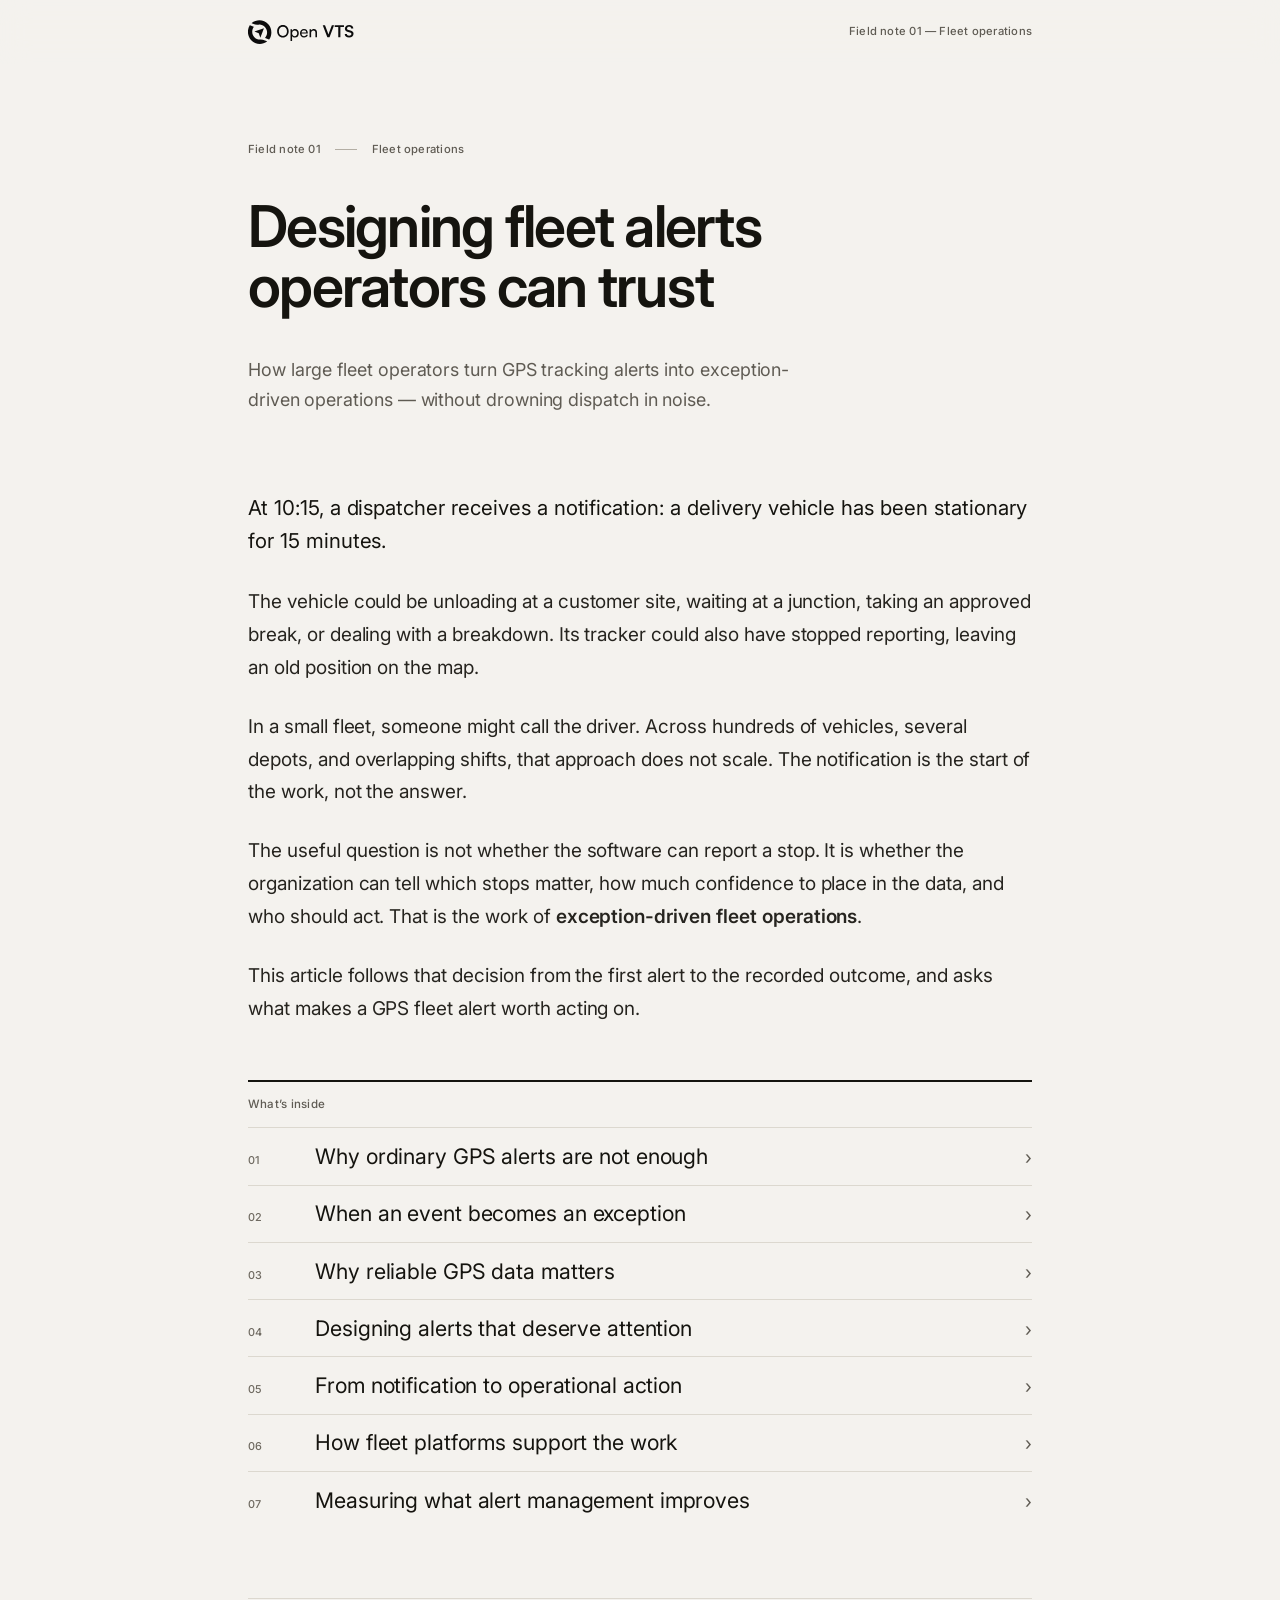
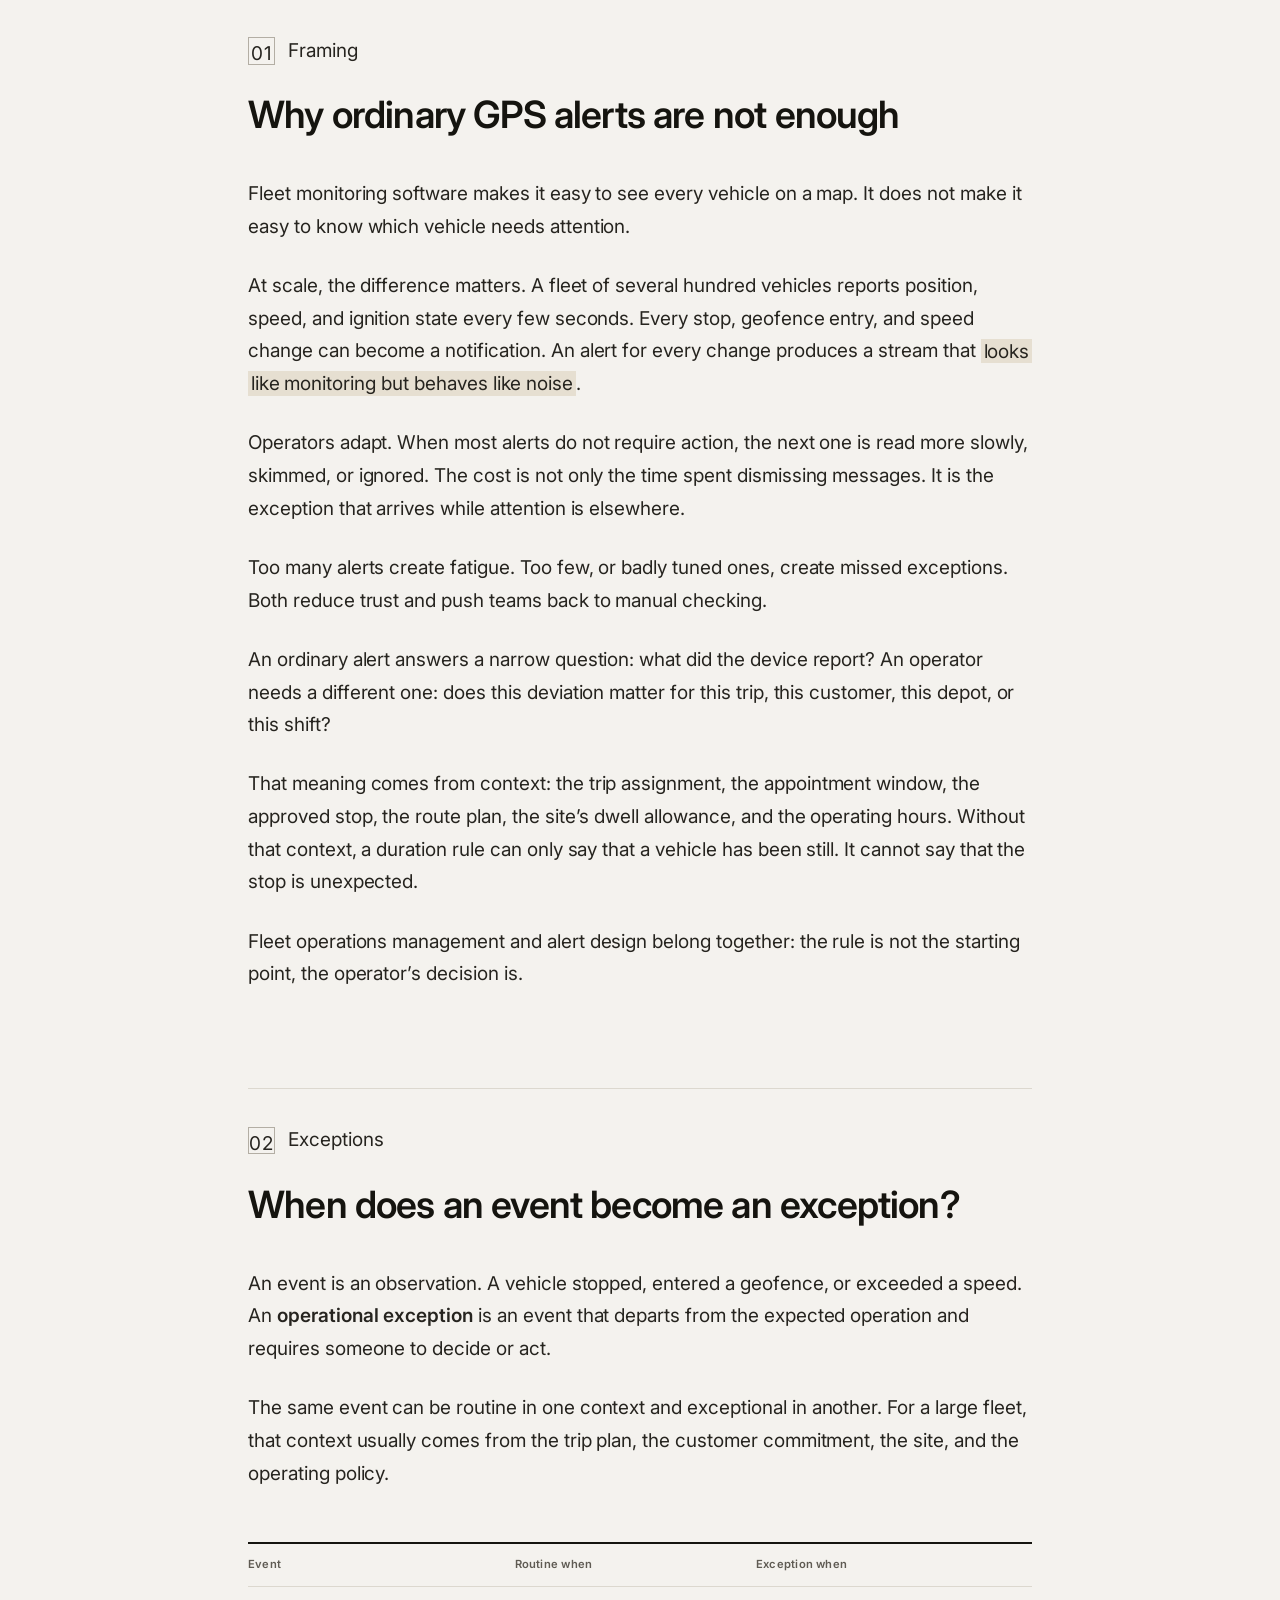
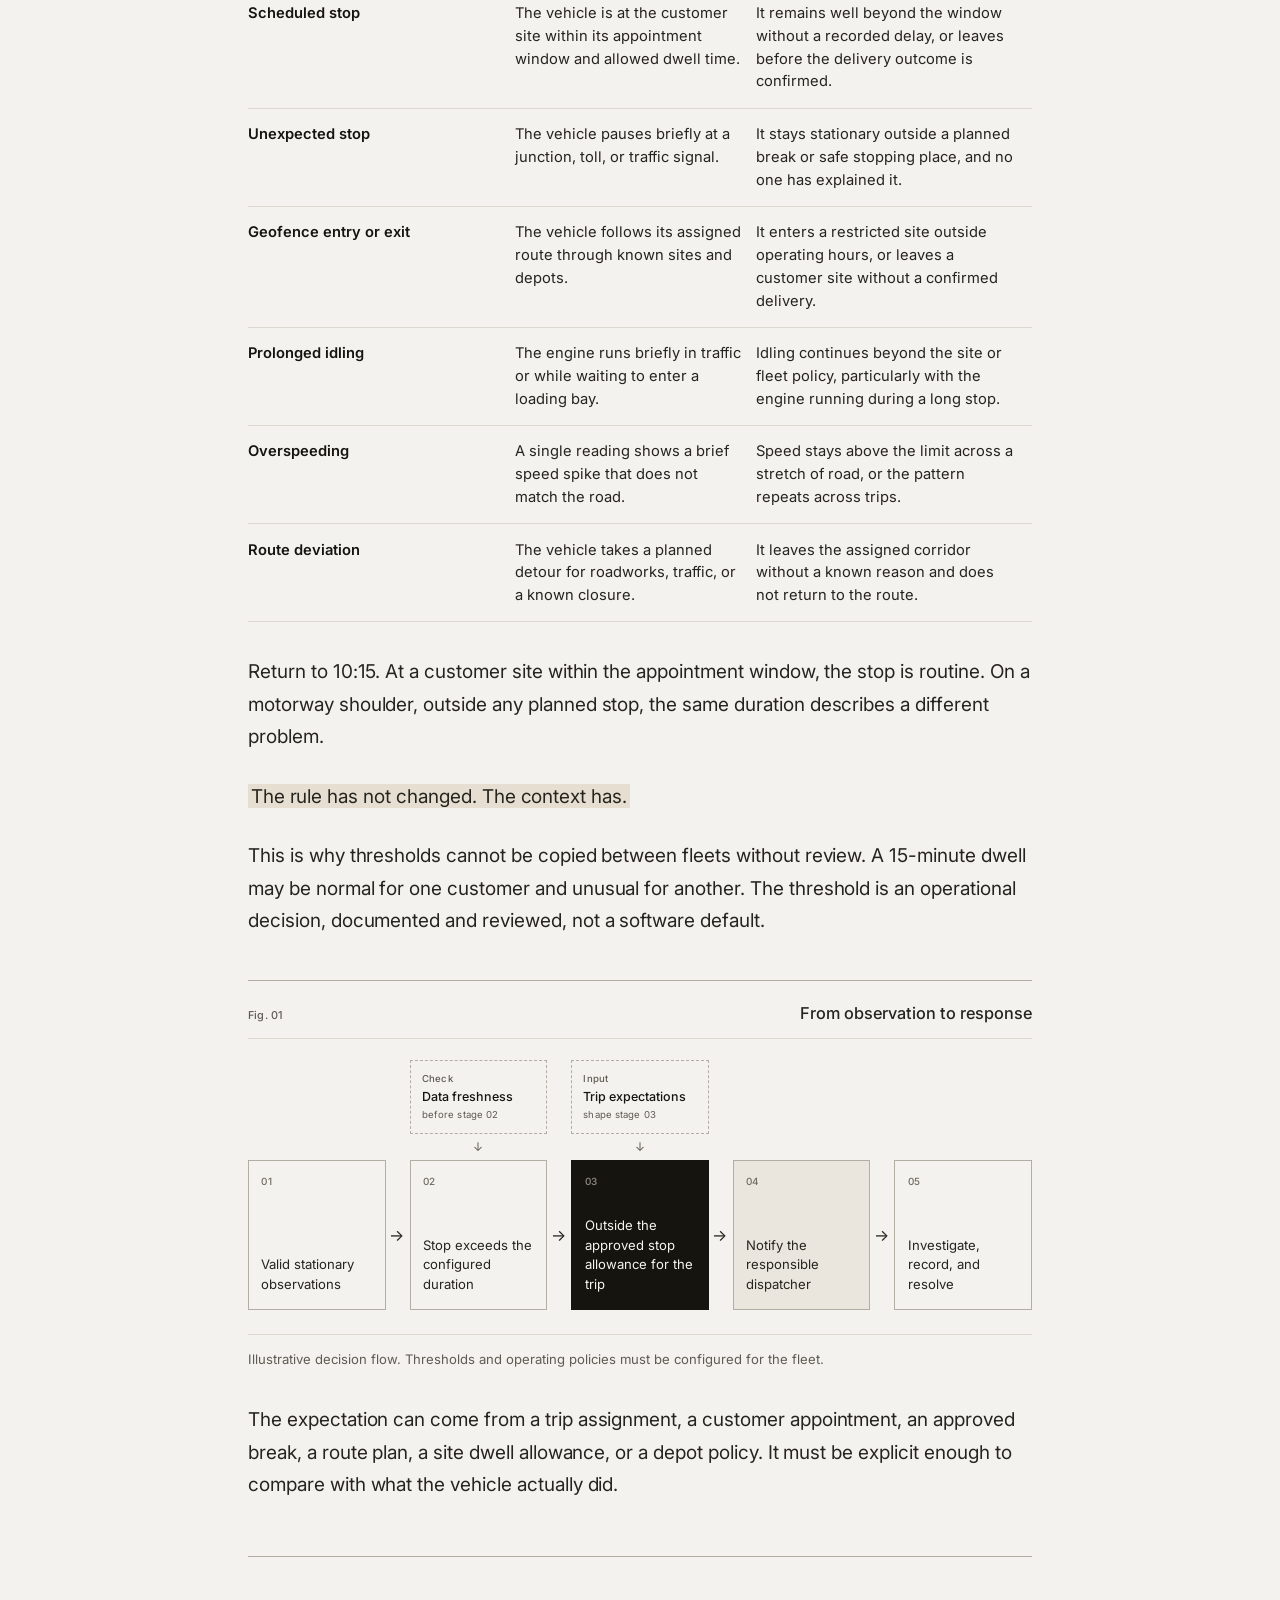
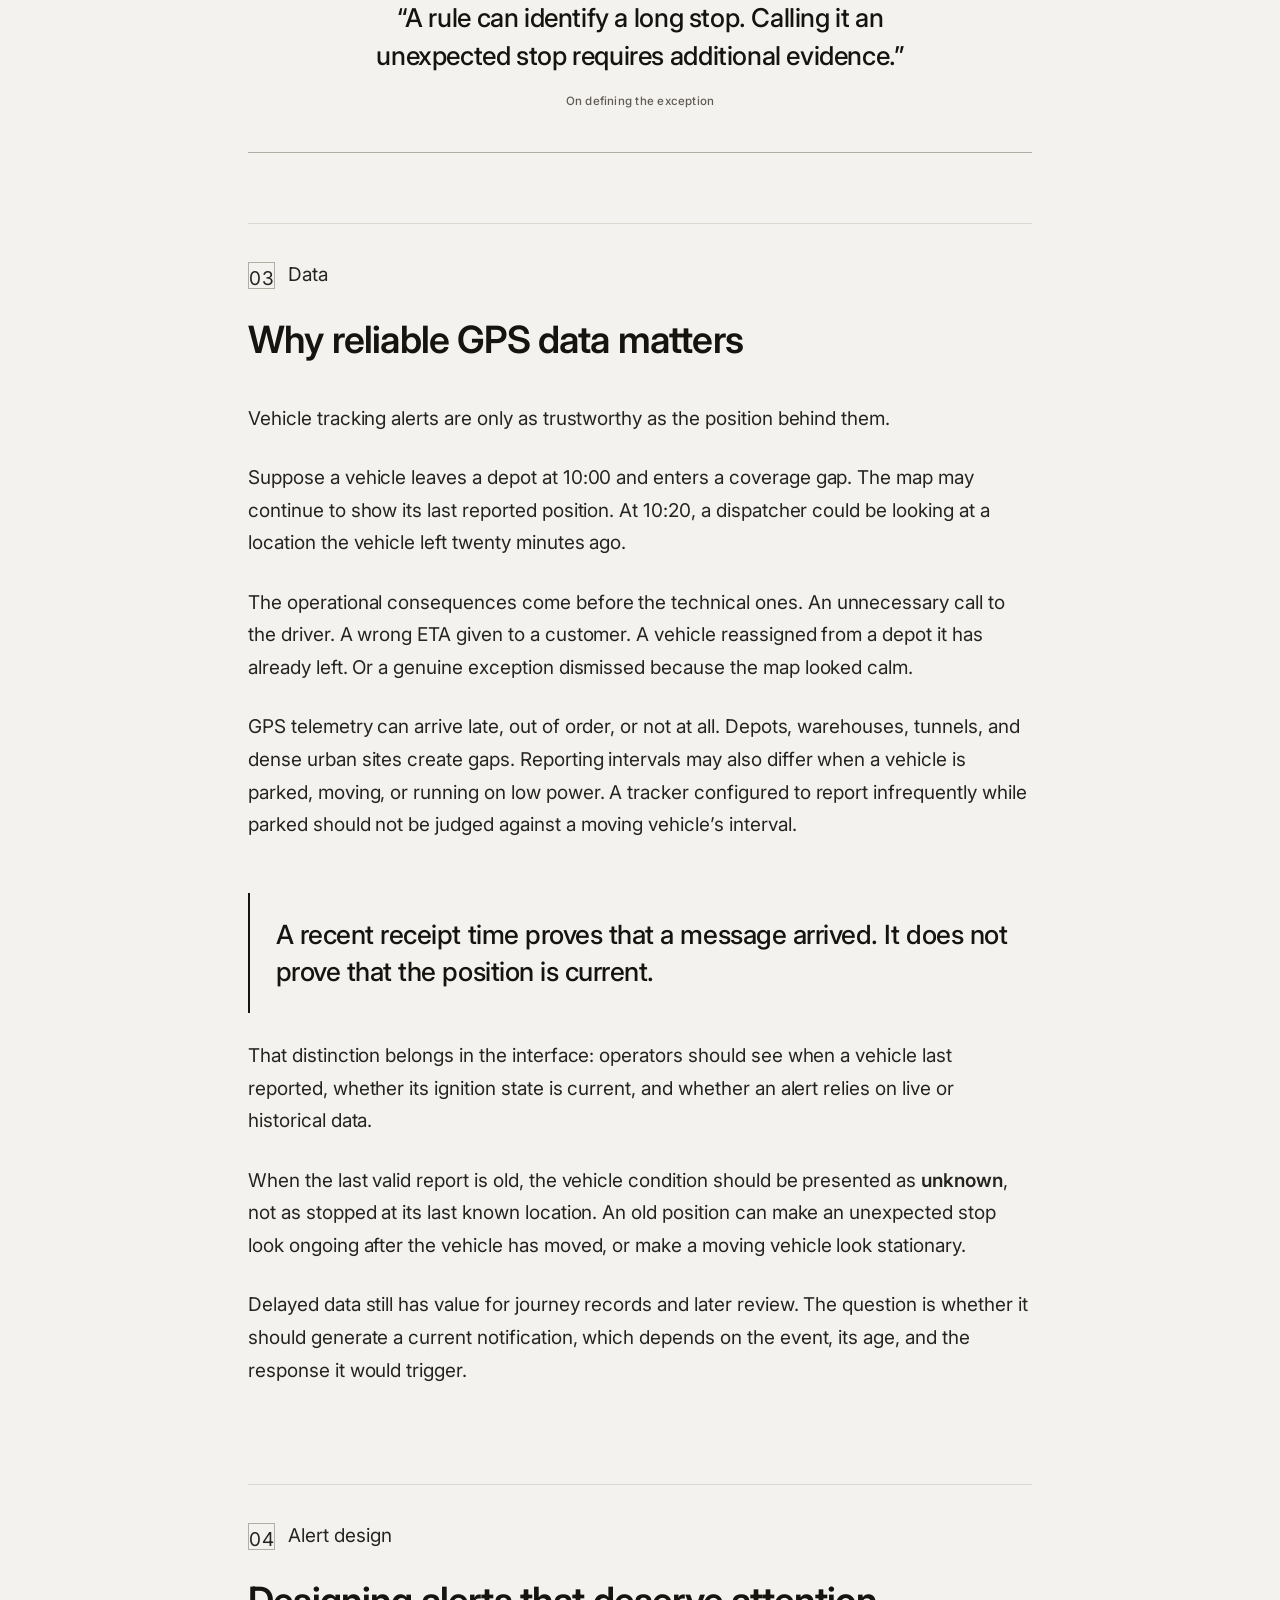
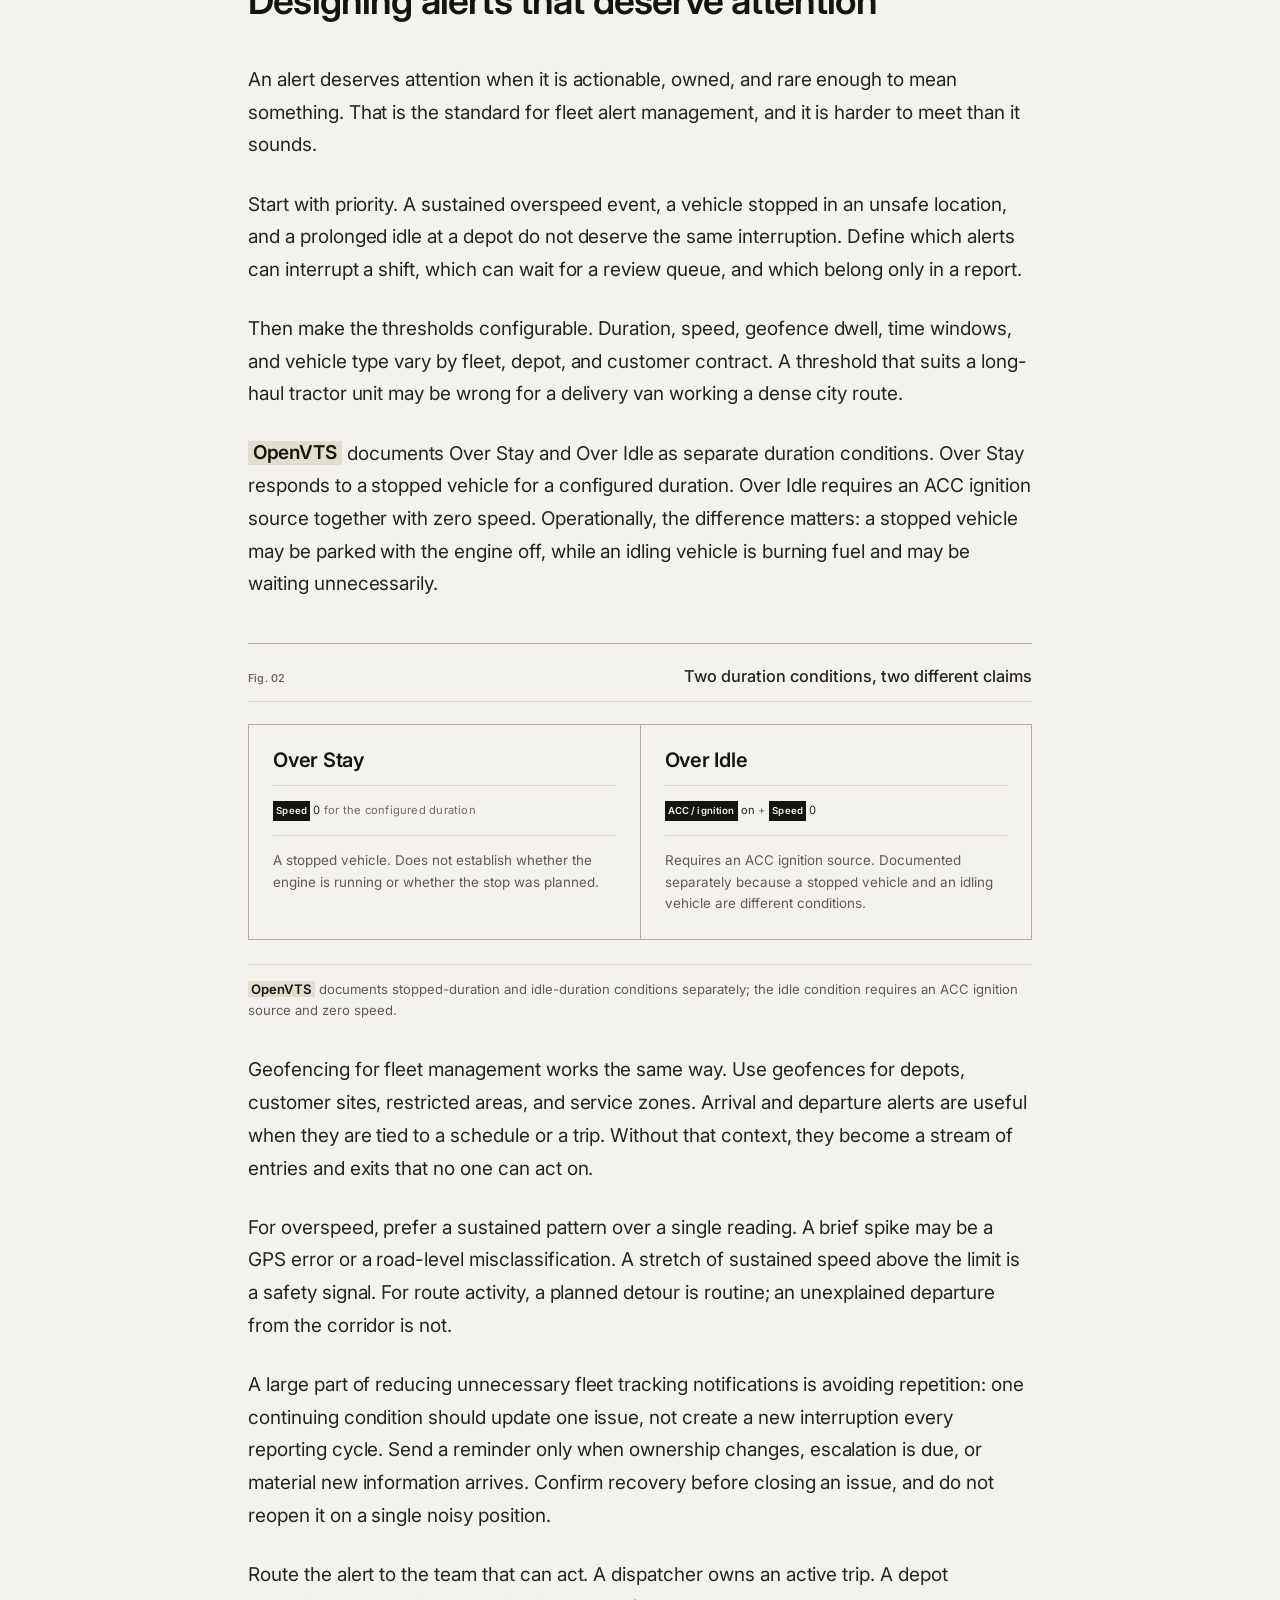
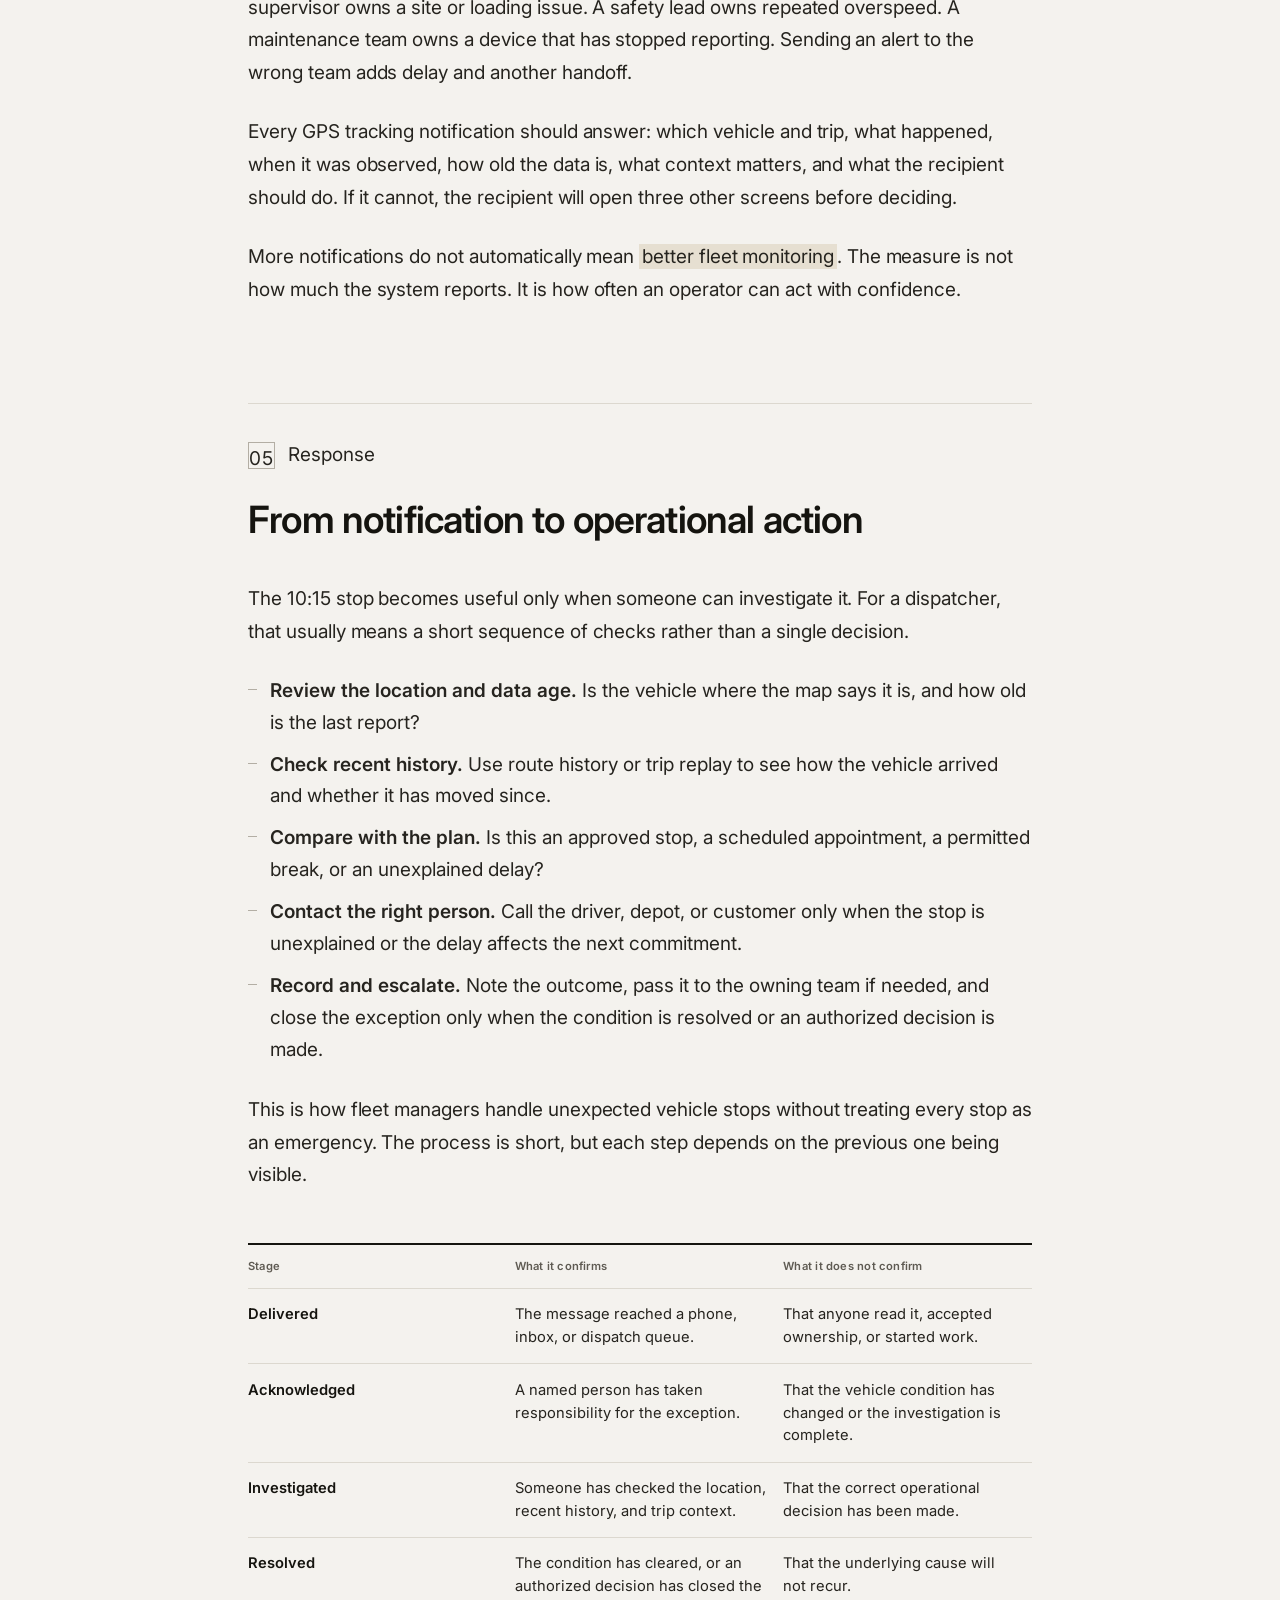
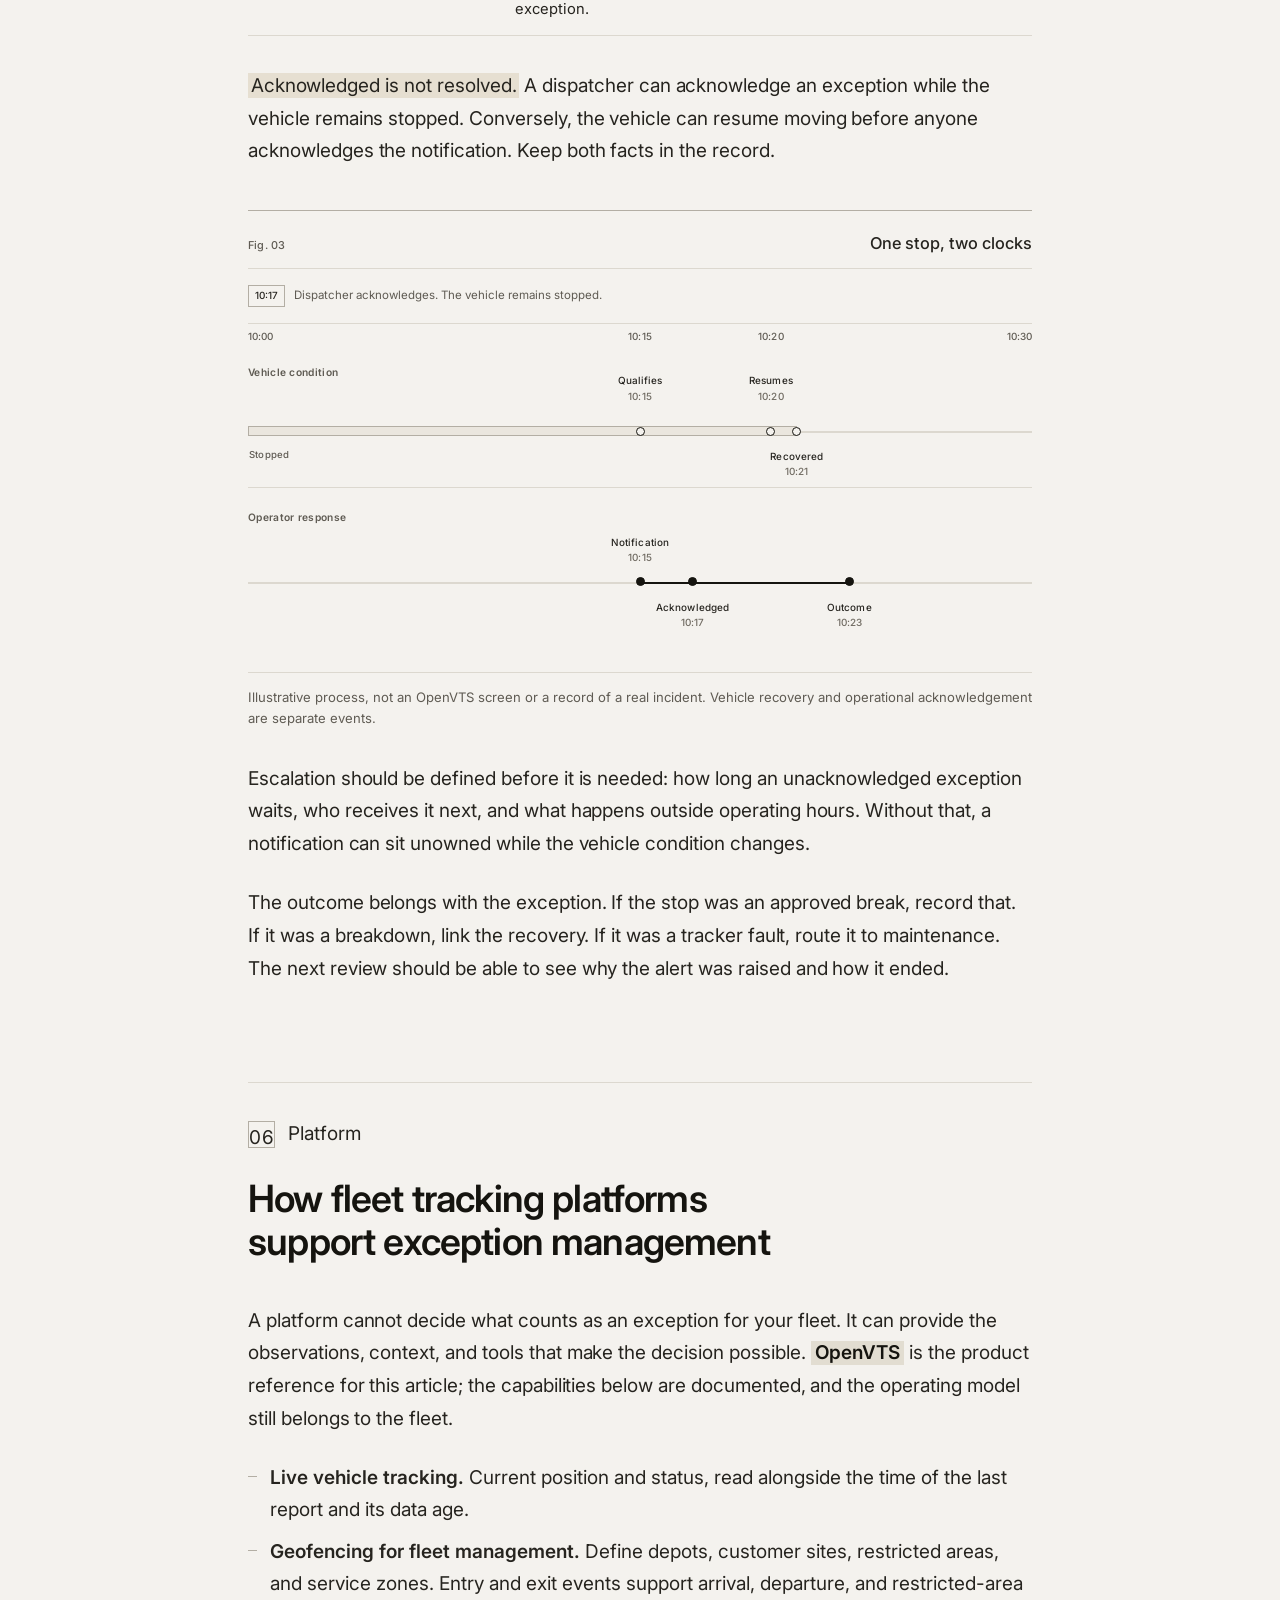
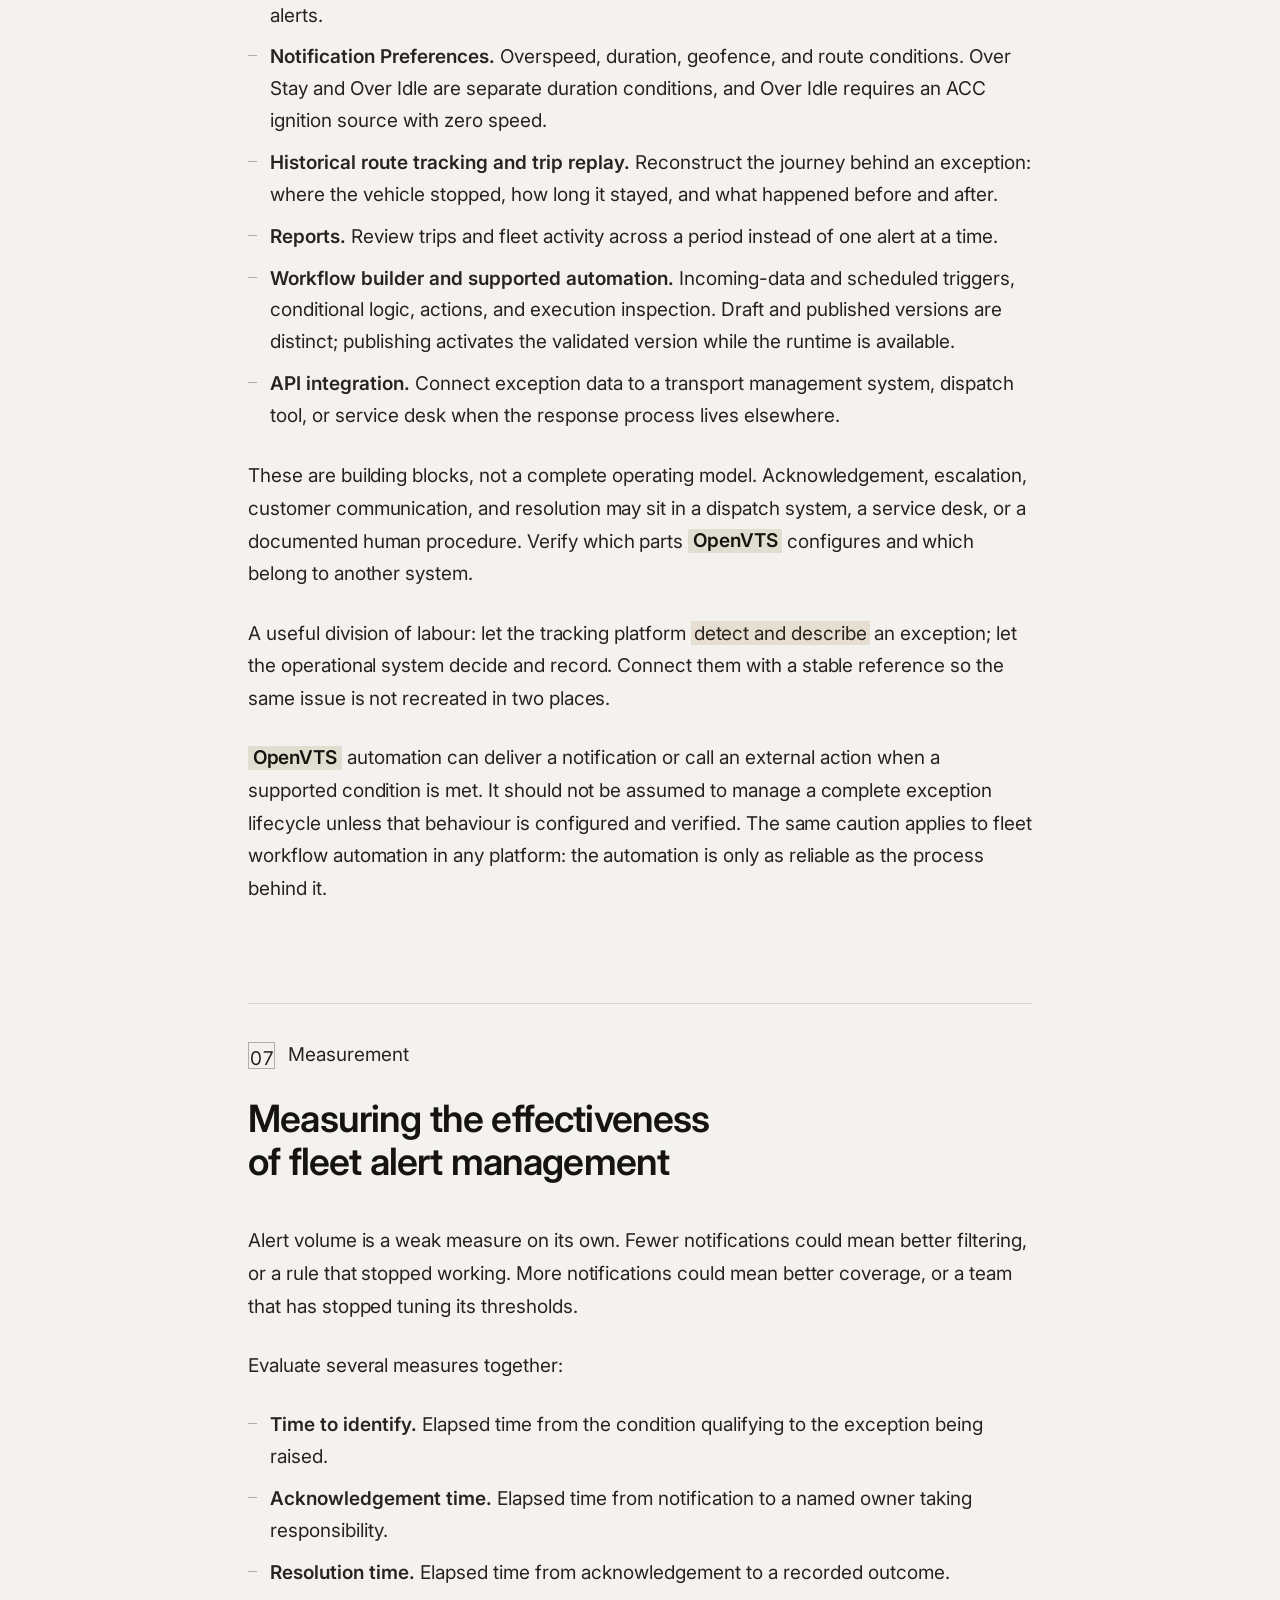
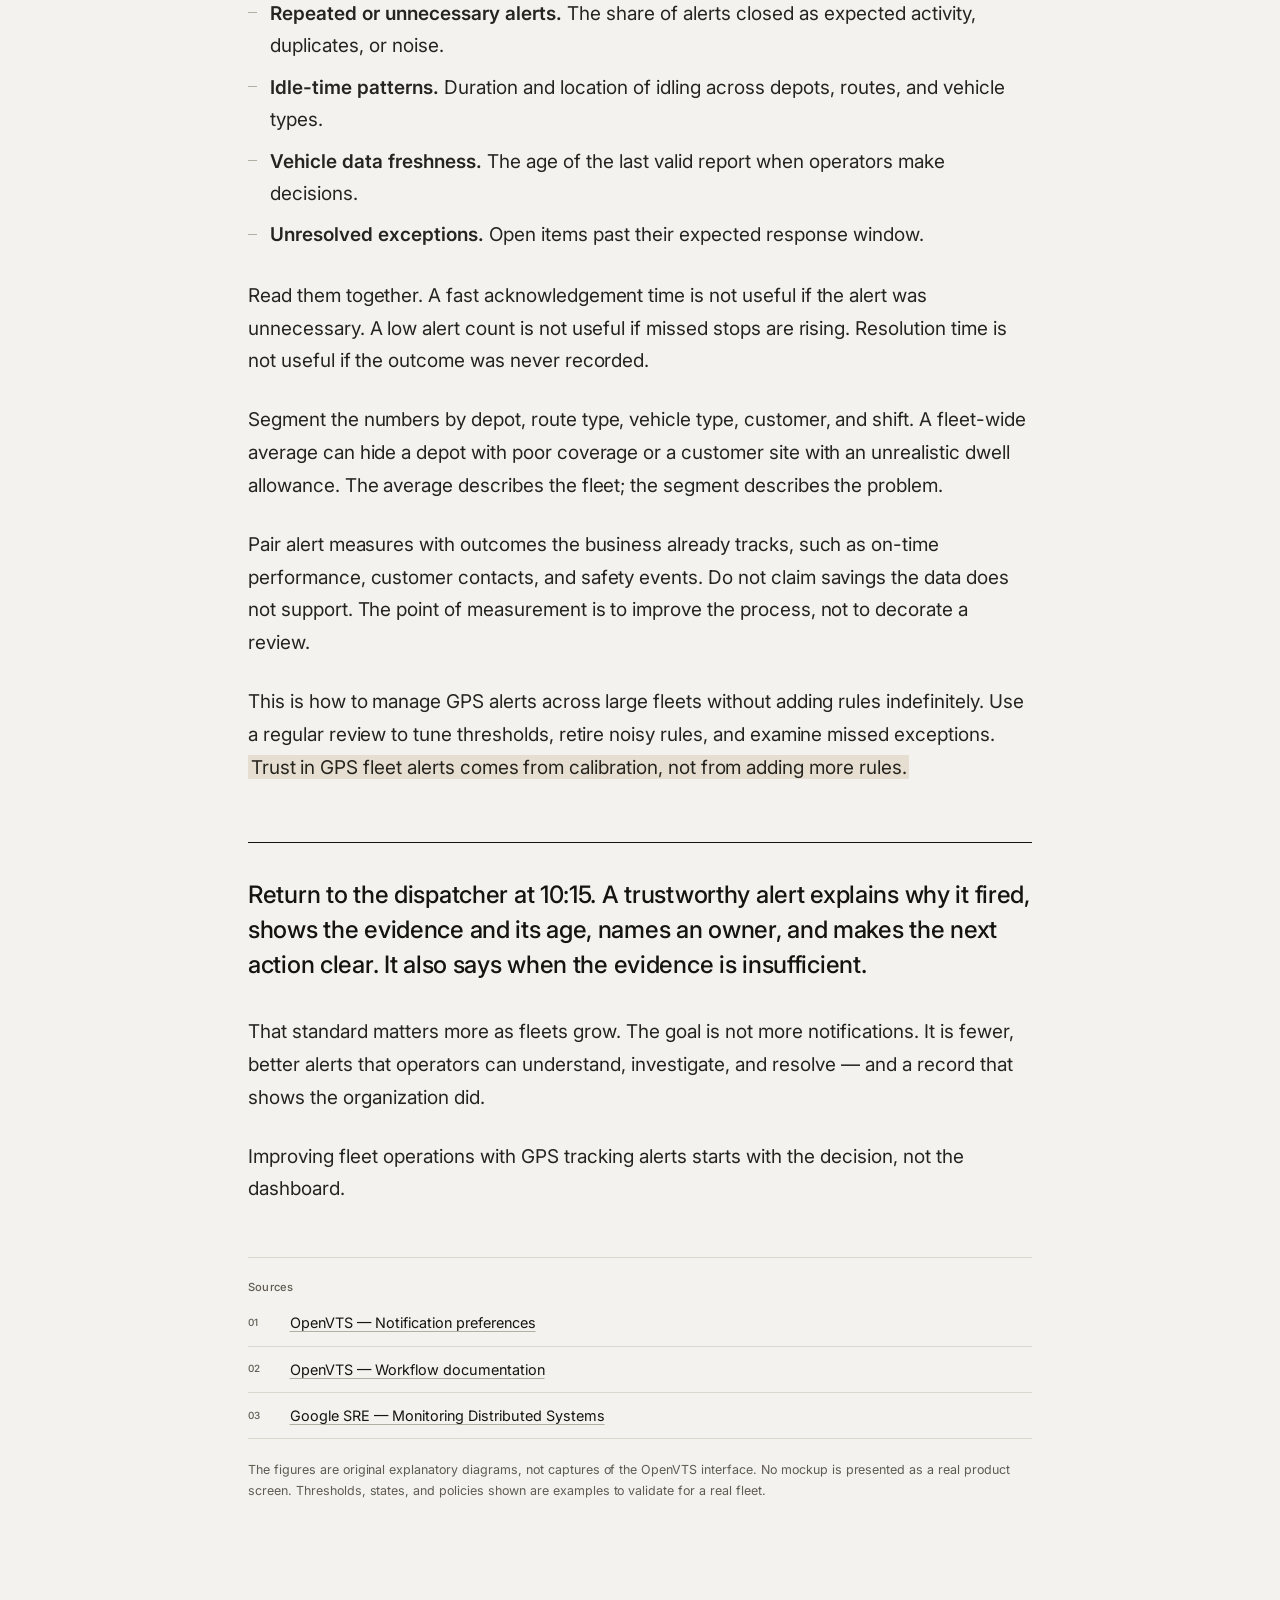
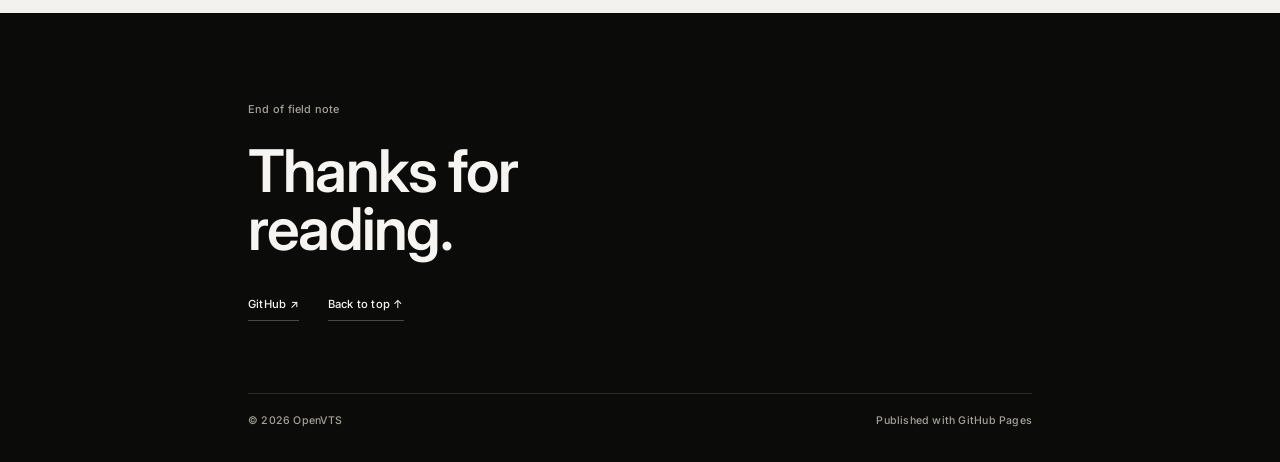
<file: index.html>
<!doctype html>
<html lang="en">
<head>
<meta charset="utf-8">
<meta name="viewport" content="width=device-width, initial-scale=1">
<title>GPS fleet alerts and exception-driven fleet operations — OpenVTS</title>
<meta name="description" content="How large fleet operators turn GPS fleet alerts into exception-driven fleet operations: reduce alert noise, verify data freshness, and act on unexpected stops.">
<link rel="canonical" href="https://hell1213.github.io/">
<meta name="theme-color" content="#f4f2ee">
<meta name="author" content="OpenVTS">

<meta property="og:type" content="article">
<meta property="og:site_name" content="OpenVTS">
<meta property="og:title" content="Designing GPS fleet alerts operators can trust">
<meta property="og:description" content="How large fleet operators turn GPS tracking alerts into exception-driven operations: reduce noise, verify data freshness, and act on unexpected stops.">
<meta property="og:url" content="https://hell1213.github.io/">
<meta property="og:image" content="https://hell1213.github.io/assets/img/og.jpg">
<meta property="og:image:width" content="1200">
<meta property="og:image:height" content="630">
<meta property="og:image:alt" content="Title card for an article on designing GPS fleet alerts operators can trust.">
<meta property="article:published_time" content="2026-11-18">
<meta property="article:author" content="OpenVTS">
<meta property="article:section" content="Fleet operations">
<meta property="article:tag" content="GPS fleet alerts">
<meta property="article:tag" content="Fleet alert management">
<meta property="article:tag" content="Exception-driven fleet operations">
<meta name="twitter:card" content="summary_large_image">
<meta name="twitter:title" content="Designing GPS fleet alerts operators can trust">
<meta name="twitter:description" content="How large fleet operators turn GPS tracking alerts into exception-driven operations.">
<meta name="twitter:image" content="https://hell1213.github.io/assets/img/og.jpg">
<meta name="twitter:image:alt" content="Title card for an article on designing GPS fleet alerts operators can trust.">

<link rel="icon" href="assets/favicon.svg" type="image/svg+xml">
<link rel="preconnect" href="https://fonts.googleapis.com">
<link rel="preconnect" href="https://fonts.gstatic.com" crossorigin>
<link href="https://fonts.googleapis.com/css2?family=Inter:wght@400;500;600;700&display=swap" rel="stylesheet">
<link rel="stylesheet" href="assets/style.css">
<script>document.documentElement.classList.add('js');</script>

<script type="application/ld+json">
{
  "@context": "https://schema.org",
  "@type": "Article",
  "headline": "Designing fleet alerts operators can trust",
  "description": "How large fleet operators turn GPS fleet alerts into exception-driven fleet operations: reduce alert noise, verify data freshness, and act on unexpected stops.",
  "keywords": "GPS fleet alerts, fleet alert management, exception-driven fleet operations, fleet monitoring software, GPS tracking notifications, vehicle tracking alerts, geofencing for fleet management, fleet workflow automation",
  "image": "https://hell1213.github.io/assets/img/og.jpg",
  "datePublished": "2026-11-18",
  "dateModified": "2026-11-18",
  "author": { "@type": "Organization", "name": "OpenVTS", "url": "https://openvts.io/" },
  "publisher": { "@type": "Organization", "name": "OpenVTS", "url": "https://openvts.io/" },
  "mainEntityOfPage": "https://hell1213.github.io/"
}
</script>
</head>
<body>
<a class="skip" href="#main">Skip to content</a>
<div class="progress" aria-hidden="true"><span id="progressBar"></span></div>

<header class="site-head" id="siteHead">
  <a class="brand" href="#top" aria-label="OpenVTS — back to top">
    <img src="assets/img/openvts-logo-black.svg" alt="OpenVTS" width="448" height="101">
  </a>
  <span class="head-note">Field note 01 — Fleet operations</span>
</header>

<main id="main">
<article>

  <header class="hero wrap" id="top">
    <p class="kicker"><span>Field note 01</span><span>Fleet operations</span></p>
    <h1>Designing fleet alerts<br>operators can trust</h1>
    <p class="deck">How large fleet operators turn GPS tracking alerts into exception-driven operations — without drowning dispatch in noise.</p>
  </header>

  <div class="article-body">
    <section class="intro">
      <p class="lead">At 10:15, a dispatcher receives a notification: a delivery vehicle has been stationary for 15 minutes.</p>
      <p>The vehicle could be unloading at a customer site, waiting at a junction, taking an approved break, or dealing with a breakdown. Its tracker could also have stopped reporting, leaving an old position on the map.</p>
      <p>In a small fleet, someone might call the driver. Across hundreds of vehicles, several depots, and overlapping shifts, that approach does not scale. The notification is the start of the work, not the answer.</p>
      <p>The useful question is not whether the software can report a stop. It is whether the organization can tell which stops matter, how much confidence to place in the data, and who should act. That is the work of <strong>exception-driven fleet operations</strong>.</p>
      <p>This article follows that decision from the first alert to the recorded outcome, and asks what makes a GPS fleet alert worth acting on.</p>

      <nav class="contents" aria-label="What’s inside">
        <p class="contents-title">What’s inside</p>
        <ol>
          <li><a href="#why"><span class="c-no">01</span><span class="c-title">Why ordinary GPS alerts are not enough</span><span class="c-arrow" aria-hidden="true">›</span></a></li>
          <li><a href="#exception"><span class="c-no">02</span><span class="c-title">When an event becomes an exception</span><span class="c-arrow" aria-hidden="true">›</span></a></li>
          <li><a href="#data"><span class="c-no">03</span><span class="c-title">Why reliable GPS data matters</span><span class="c-arrow" aria-hidden="true">›</span></a></li>
          <li><a href="#alerts"><span class="c-no">04</span><span class="c-title">Designing alerts that deserve attention</span><span class="c-arrow" aria-hidden="true">›</span></a></li>
          <li><a href="#response"><span class="c-no">05</span><span class="c-title">From notification to operational action</span><span class="c-arrow" aria-hidden="true">›</span></a></li>
          <li><a href="#platform"><span class="c-no">06</span><span class="c-title">How fleet platforms support the work</span><span class="c-arrow" aria-hidden="true">›</span></a></li>
          <li><a href="#measure"><span class="c-no">07</span><span class="c-title">Measuring what alert management improves</span><span class="c-arrow" aria-hidden="true">›</span></a></li>
        </ol>
      </nav>
    </section>

    <section class="section" id="why">
      <p class="sec-label"><span>01</span><span>Framing</span></p>
      <h2>Why ordinary GPS alerts are not enough</h2>
      <p>Fleet monitoring software makes it easy to see every vehicle on a map. It does not make it easy to know which vehicle needs attention.</p>
      <p>At scale, the difference matters. A fleet of several hundred vehicles reports position, speed, and ignition state every few seconds. Every stop, geofence entry, and speed change can become a notification. An alert for every change produces a stream that <mark>looks like monitoring but behaves like noise</mark>.</p>
      <p>Operators adapt. When most alerts do not require action, the next one is read more slowly, skimmed, or ignored. The cost is not only the time spent dismissing messages. It is the exception that arrives while attention is elsewhere.</p>
      <p>Too many alerts create fatigue. Too few, or badly tuned ones, create missed exceptions. Both reduce trust and push teams back to manual checking.</p>
      <p>An ordinary alert answers a narrow question: what did the device report? An operator needs a different one: does this deviation matter for this trip, this customer, this depot, or this shift?</p>
      <p>That meaning comes from context: the trip assignment, the appointment window, the approved stop, the route plan, the site’s dwell allowance, and the operating hours. Without that context, a duration rule can only say that a vehicle has been still. It cannot say that the stop is unexpected.</p>
      <p>Fleet operations management and alert design belong together: the rule is not the starting point, the operator’s decision is.</p>
    </section>

    <section class="section" id="exception">
      <p class="sec-label"><span>02</span><span>Exceptions</span></p>
      <h2>When does an event become an exception?</h2>
      <p>An event is an observation. A vehicle stopped, entered a geofence, or exceeded a speed. An <strong>operational exception</strong> is an event that departs from the expected operation and requires someone to decide or act.</p>
      <p>The same event can be routine in one context and exceptional in another. For a large fleet, that context usually comes from the trip plan, the customer commitment, the site, and the operating policy.</p>

      <div class="table-wrap">
        <table>
          <thead><tr><th scope="col">Event</th><th scope="col">Routine when</th><th scope="col">Exception when</th></tr></thead>
          <tbody>
            <tr>
              <td>Scheduled stop</td>
              <td data-label="Routine when">The vehicle is at the customer site within its appointment window and allowed dwell time.</td>
              <td data-label="Exception when">It remains well beyond the window without a recorded delay, or leaves before the delivery outcome is confirmed.</td>
            </tr>
            <tr>
              <td>Unexpected stop</td>
              <td data-label="Routine when">The vehicle pauses briefly at a junction, toll, or traffic signal.</td>
              <td data-label="Exception when">It stays stationary outside a planned break or safe stopping place, and no one has explained it.</td>
            </tr>
            <tr>
              <td>Geofence entry or exit</td>
              <td data-label="Routine when">The vehicle follows its assigned route through known sites and depots.</td>
              <td data-label="Exception when">It enters a restricted site outside operating hours, or leaves a customer site without a confirmed delivery.</td>
            </tr>
            <tr>
              <td>Prolonged idling</td>
              <td data-label="Routine when">The engine runs briefly in traffic or while waiting to enter a loading bay.</td>
              <td data-label="Exception when">Idling continues beyond the site or fleet policy, particularly with the engine running during a long stop.</td>
            </tr>
            <tr>
              <td>Overspeeding</td>
              <td data-label="Routine when">A single reading shows a brief speed spike that does not match the road.</td>
              <td data-label="Exception when">Speed stays above the limit across a stretch of road, or the pattern repeats across trips.</td>
            </tr>
            <tr>
              <td>Route deviation</td>
              <td data-label="Routine when">The vehicle takes a planned detour for roadworks, traffic, or a known closure.</td>
              <td data-label="Exception when">It leaves the assigned corridor without a known reason and does not return to the route.</td>
            </tr>
          </tbody>
        </table>
      </div>

      <p>Return to 10:15. At a customer site within the appointment window, the stop is routine. On a motorway shoulder, outside any planned stop, the same duration describes a different problem.</p>
      <p><mark>The rule has not changed. The context has.</mark></p>
      <p>This is why thresholds cannot be copied between fleets without review. A 15-minute dwell may be normal for one customer and unusual for another. The threshold is an operational decision, documented and reviewed, not a software default.</p>

      <figure class="diagram" role="group" aria-label="Decision flow from a valid stationary observation to an investigated outcome">
        <div class="diagram-head">
          <span class="fig-no">Fig. 01</span>
          <span class="diagram-title">From observation to response</span>
        </div>
        <div class="flow-gates" aria-hidden="true">
          <div class="gate gate--2"><span class="gate-k">Check</span><span class="gate-t">Data freshness</span><span class="gate-note">before stage 02</span></div>
          <div class="gate gate--3"><span class="gate-k">Input</span><span class="gate-t">Trip expectations</span><span class="gate-note">shape stage 03</span></div>
        </div>
        <ol class="flow" aria-label="Five stages from valid stationary observations to an investigated outcome">
          <li><span class="n">01</span><p>Valid stationary observations</p></li>
          <li><span class="n">02</span><p>Stop exceeds the configured duration</p></li>
          <li class="is-key"><span class="n">03</span><p>Outside the approved stop allowance for the trip</p></li>
          <li class="is-notify"><span class="n">04</span><p>Notify the responsible dispatcher</p></li>
          <li><span class="n">05</span><p>Investigate, record, and resolve</p></li>
        </ol>
        <figcaption><span>Illustrative decision flow. Thresholds and operating policies must be configured for the fleet.</span></figcaption>
      </figure>

      <p>The expectation can come from a trip assignment, a customer appointment, an approved break, a route plan, a site dwell allowance, or a depot policy. It must be explicit enough to compare with what the vehicle actually did.</p>
    </section>

    <aside class="keyline">
      <p>“A rule can identify a long stop. Calling it an unexpected stop requires additional evidence.”</p>
      <span>On defining the exception</span>
    </aside>

    <section class="section" id="data">
      <p class="sec-label"><span>03</span><span>Data</span></p>
      <h2>Why reliable GPS data matters</h2>
      <p>Vehicle tracking alerts are only as trustworthy as the position behind them.</p>
      <p>Suppose a vehicle leaves a depot at 10:00 and enters a coverage gap. The map may continue to show its last reported position. At 10:20, a dispatcher could be looking at a location the vehicle left twenty minutes ago.</p>
      <p>The operational consequences come before the technical ones. An unnecessary call to the driver. A wrong ETA given to a customer. A vehicle reassigned from a depot it has already left. Or a genuine exception dismissed because the map looked calm.</p>
      <p>GPS telemetry can arrive late, out of order, or not at all. Depots, warehouses, tunnels, and dense urban sites create gaps. Reporting intervals may also differ when a vehicle is parked, moving, or running on low power. A tracker configured to report infrequently while parked should not be judged against a moving vehicle’s interval.</p>

      <blockquote class="pull">
        <p>A recent receipt time proves that a message arrived. It does not prove that the position is current.</p>
      </blockquote>

      <p>That distinction belongs in the interface: operators should see when a vehicle last reported, whether its ignition state is current, and whether an alert relies on live or historical data.</p>
      <p>When the last valid report is old, the vehicle condition should be presented as <strong>unknown</strong>, not as stopped at its last known location. An old position can make an unexpected stop look ongoing after the vehicle has moved, or make a moving vehicle look stationary.</p>
      <p>Delayed data still has value for journey records and later review. The question is whether it should generate a current notification, which depends on the event, its age, and the response it would trigger.</p>
    </section>

    <section class="section" id="alerts">
      <p class="sec-label"><span>04</span><span>Alert design</span></p>
      <h2>Designing alerts that deserve attention</h2>
      <p>An alert deserves attention when it is actionable, owned, and rare enough to mean something. That is the standard for fleet alert management, and it is harder to meet than it sounds.</p>
      <p>Start with priority. A sustained overspeed event, a vehicle stopped in an unsafe location, and a prolonged idle at a depot do not deserve the same interruption. Define which alerts can interrupt a shift, which can wait for a review queue, and which belong only in a report.</p>
      <p>Then make the thresholds configurable. Duration, speed, geofence dwell, time windows, and vehicle type vary by fleet, depot, and customer contract. A threshold that suits a long-haul tractor unit may be wrong for a delivery van working a dense city route.</p>
      <p><strong class="ovts">OpenVTS</strong> documents Over Stay and Over Idle as separate duration conditions. Over Stay responds to a stopped vehicle for a configured duration. Over Idle requires an ACC ignition source together with zero speed. Operationally, the difference matters: a stopped vehicle may be parked with the engine off, while an idling vehicle is burning fuel and may be waiting unnecessarily.</p>

      <figure class="diagram" role="group" aria-label="Two duration conditions: Over Stay and Over Idle">
        <div class="diagram-head">
          <span class="fig-no">Fig. 02</span>
          <span class="diagram-title">Two duration conditions, two different claims</span>
        </div>
        <div class="cond-grid">
          <div class="cond">
            <p class="cond-k">Over Stay</p>
            <p class="cond-rule"><span class="cond-f">Speed</span> 0 <span class="cond-op">for the configured duration</span></p>
            <p class="cond-desc">A stopped vehicle. Does not establish whether the engine is running or whether the stop was planned.</p>
          </div>
          <div class="cond">
            <p class="cond-k">Over Idle</p>
            <p class="cond-rule"><span class="cond-f">ACC / ignition</span> on <span class="cond-op">+</span> <span class="cond-f">Speed</span> 0</p>
            <p class="cond-desc">Requires an ACC ignition source. Documented separately because a stopped vehicle and an idling vehicle are different conditions.</p>
          </div>
        </div>
        <figcaption><span><strong class="ovts">OpenVTS</strong> documents stopped-duration and idle-duration conditions separately; the idle condition requires an ACC ignition source and zero speed.</span></figcaption>
      </figure>
      <!-- PRODUCT CAPTURE SLOT A: Notification Preferences (Over Stay / Over Idle)
           File: assets/img/notification-preferences.webp  (1600x1000 or wider, 2x if possible)
           Alt: OpenVTS Notification Preferences showing Over Stay and Over Idle with separate duration settings.

      <figure class="shot">
        <img src="assets/img/notification-preferences.webp"
             alt="OpenVTS Notification Preferences showing Over Stay and Over Idle with separate duration settings."
             width="1600" height="1000" loading="lazy" decoding="async">
        <figcaption><span>Notification Preferences in OpenVTS, with Over Stay and Over Idle configured as separate duration conditions. Sample data; personal details removed.</span></figcaption>
      </figure>
      -->


      <p>Geofencing for fleet management works the same way. Use geofences for depots, customer sites, restricted areas, and service zones. Arrival and departure alerts are useful when they are tied to a schedule or a trip. Without that context, they become a stream of entries and exits that no one can act on.</p>

      <!-- PRODUCT CAPTURE SLOT B: Geofence configuration or map view
           File: assets/img/geofence-config.webp  (1600x1000 or wider, 2x if possible)
           Alt: OpenVTS geofence configuration with a depot boundary drawn on the map and entry and exit rules.

      <figure class="shot">
        <img src="assets/img/geofence-config.webp"
             alt="OpenVTS geofence configuration with a depot boundary drawn on the map and entry and exit rules."
             width="1600" height="1000" loading="lazy" decoding="async">
        <figcaption><span>A depot geofence in OpenVTS, with entry and exit tied to arrival and departure alerts. Sample data.</span></figcaption>
      </figure>
      -->
      <p>For overspeed, prefer a sustained pattern over a single reading. A brief spike may be a GPS error or a road-level misclassification. A stretch of sustained speed above the limit is a safety signal. For route activity, a planned detour is routine; an unexplained departure from the corridor is not.</p>
      <p>A large part of reducing unnecessary fleet tracking notifications is avoiding repetition: one continuing condition should update one issue, not create a new interruption every reporting cycle. Send a reminder only when ownership changes, escalation is due, or material new information arrives. Confirm recovery before closing an issue, and do not reopen it on a single noisy position.</p>
      <p>Route the alert to the team that can act. A dispatcher owns an active trip. A depot supervisor owns a site or loading issue. A safety lead owns repeated overspeed. A maintenance team owns a device that has stopped reporting. Sending an alert to the wrong team adds delay and another handoff.</p>
      <p>Every GPS tracking notification should answer: which vehicle and trip, what happened, when it was observed, how old the data is, what context matters, and what the recipient should do. If it cannot, the recipient will open three other screens before deciding.</p>
      <p>More notifications do not automatically mean <mark>better fleet monitoring</mark>. The measure is not how much the system reports. It is how often an operator can act with confidence.</p>
    </section>

    <section class="section" id="response">
      <p class="sec-label"><span>05</span><span>Response</span></p>
      <h2>From notification to operational action</h2>
      <p>The 10:15 stop becomes useful only when someone can investigate it. For a dispatcher, that usually means a short sequence of checks rather than a single decision.</p>
      <ul>
        <li><strong>Review the location and data age.</strong> Is the vehicle where the map says it is, and how old is the last report?</li>
        <li><strong>Check recent history.</strong> Use route history or trip replay to see how the vehicle arrived and whether it has moved since.</li>
        <li><strong>Compare with the plan.</strong> Is this an approved stop, a scheduled appointment, a permitted break, or an unexplained delay?</li>
        <li><strong>Contact the right person.</strong> Call the driver, depot, or customer only when the stop is unexplained or the delay affects the next commitment.</li>
        <li><strong>Record and escalate.</strong> Note the outcome, pass it to the owning team if needed, and close the exception only when the condition is resolved or an authorized decision is made.</li>
      </ul>

      <!-- PRODUCT CAPTURE SLOT C: Historical route or trip history
           File: assets/img/trip-history.webp  (1600x1000 or wider, 2x if possible)
           Alt: OpenVTS trip history for one vehicle showing the route, stop durations, and replay controls.

      <figure class="shot">
        <img src="assets/img/trip-history.webp"
             alt="OpenVTS trip history for one vehicle showing the route, stop durations, and replay controls."
             width="1600" height="1000" loading="lazy" decoding="async">
        <figcaption><span>Trip history in OpenVTS, used to check how a vehicle reached a stop and how long it stayed. Sample data.</span></figcaption>
      </figure>
      -->
      <p>This is how fleet managers handle unexpected vehicle stops without treating every stop as an emergency. The process is short, but each step depends on the previous one being visible.</p>

      <div class="table-wrap">
        <table>
          <thead><tr><th scope="col">Stage</th><th scope="col">What it confirms</th><th scope="col">What it does not confirm</th></tr></thead>
          <tbody>
            <tr>
              <td>Delivered</td>
              <td data-label="Confirms">The message reached a phone, inbox, or dispatch queue.</td>
              <td data-label="Does not confirm">That anyone read it, accepted ownership, or started work.</td>
            </tr>
            <tr>
              <td>Acknowledged</td>
              <td data-label="Confirms">A named person has taken responsibility for the exception.</td>
              <td data-label="Does not confirm">That the vehicle condition has changed or the investigation is complete.</td>
            </tr>
            <tr>
              <td>Investigated</td>
              <td data-label="Confirms">Someone has checked the location, recent history, and trip context.</td>
              <td data-label="Does not confirm">That the correct operational decision has been made.</td>
            </tr>
            <tr>
              <td>Resolved</td>
              <td data-label="Confirms">The condition has cleared, or an authorized decision has closed the exception.</td>
              <td data-label="Does not confirm">That the underlying cause will not recur.</td>
            </tr>
          </tbody>
        </table>
      </div>

      <p><mark>Acknowledged is not resolved.</mark> A dispatcher can acknowledge an exception while the vehicle remains stopped. Conversely, the vehicle can resume moving before anyone acknowledges the notification. Keep both facts in the record.</p>

      <figure class="diagram" role="group" aria-label="Timeline of one stop with separate vehicle condition and operator response tracks">
        <div class="diagram-head">
          <span class="fig-no">Fig. 03</span>
          <span class="diagram-title">One stop, two clocks</span>
        </div>
        <p class="tl-note"><span>10:17</span> Dispatcher acknowledges. The vehicle remains stopped.</p>
        <div class="timeline" aria-hidden="true">
          <div class="tl-axis">
            <span style="--p:0">10:00</span>
            <span style="--p:50">10:15</span>
            <span style="--p:66.7">10:20</span>
            <span style="--p:100">10:30</span>
          </div>

          <div class="tl-lane">
            <p class="tl-name">Vehicle condition</p>
            <div class="tl-track">
              <span class="tl-seg" style="--s:0;--e:70"><em>Stopped</em></span>
              <span class="tl-mark" style="--p:50"><i></i><b>Qualifies<em>10:15</em></b></span>
              <span class="tl-mark tl-mark--dark" style="--p:66.7"><i></i><b>Resumes<em>10:20</em></b></span>
              <span class="tl-mark tl-mark--dark tl-mark--down" style="--p:70"><i></i><b>Recovered<em>10:21</em></b></span>
            </div>
          </div>

          <div class="tl-lane">
            <p class="tl-name">Operator response</p>
            <div class="tl-track">
              <span class="tl-span" style="--s:50;--e:76.7"></span>
              <span class="tl-mark tl-mark--resp" style="--p:50"><i></i><b>Notification<em>10:15</em></b></span>
              <span class="tl-mark tl-mark--resp tl-mark--down" style="--p:56.7"><i></i><b>Acknowledged<em>10:17</em></b></span>
              <span class="tl-mark tl-mark--resp tl-mark--down" style="--p:76.7"><i></i><b>Outcome<em>10:23</em></b></span>
            </div>
          </div>
        </div>
        <ol class="tl-events" aria-hidden="true">
          <li><time>10:00</time><span>Stop begins.</span></li>
          <li><time>10:15</time><span>Exception qualifies; notification sent.</span></li>
          <li><time>10:17</time><span>Dispatcher acknowledges; condition unchanged.</span></li>
          <li><time>10:20</time><span>Movement resumes.</span></li>
          <li><time>10:21</time><span>Recovery confirmed.</span></li>
          <li><time>10:23</time><span>Outcome recorded.</span></li>
        </ol>
        <p class="sr-only">Illustrative timeline. Vehicle condition: stop begins at 10:00, qualifies as an exception at 10:15, movement resumes at 10:20, recovery confirmed at 10:21. Operator response: notification sent at 10:15, acknowledged at 10:17, outcome recorded at 10:23. Acknowledgement does not clear the vehicle condition.</p>
        <figcaption><span>Illustrative process, not an OpenVTS screen or a record of a real incident. Vehicle recovery and operational acknowledgement are separate events.</span></figcaption>
      </figure>

      <p>Escalation should be defined before it is needed: how long an unacknowledged exception waits, who receives it next, and what happens outside operating hours. Without that, a notification can sit unowned while the vehicle condition changes.</p>
      <p>The outcome belongs with the exception. If the stop was an approved break, record that. If it was a breakdown, link the recovery. If it was a tracker fault, route it to maintenance. The next review should be able to see why the alert was raised and how it ended.</p>
    </section>

    <section class="section" id="platform">
      <p class="sec-label"><span>06</span><span>Platform</span></p>
      <h2>How fleet tracking platforms support exception management</h2>
      <p>A platform cannot decide what counts as an exception for your fleet. It can provide the observations, context, and tools that make the decision possible. <strong class="ovts">OpenVTS</strong> is the product reference for this article; the capabilities below are documented, and the operating model still belongs to the fleet.</p>
      <ul>
        <li><strong>Live vehicle tracking.</strong> Current position and status, read alongside the time of the last report and its data age.</li>
        <li><strong>Geofencing for fleet management.</strong> Define depots, customer sites, restricted areas, and service zones. Entry and exit events support arrival, departure, and restricted-area alerts.</li>
        <li><strong>Notification Preferences.</strong> Overspeed, duration, geofence, and route conditions. Over Stay and Over Idle are separate duration conditions, and Over Idle requires an ACC ignition source with zero speed.</li>
        <li><strong>Historical route tracking and trip replay.</strong> Reconstruct the journey behind an exception: where the vehicle stopped, how long it stayed, and what happened before and after.</li>
        <li><strong>Reports.</strong> Review trips and fleet activity across a period instead of one alert at a time.</li>
        <li><strong>Workflow builder and supported automation.</strong> Incoming-data and scheduled triggers, conditional logic, actions, and execution inspection. Draft and published versions are distinct; publishing activates the validated version while the runtime is available.</li>
        <li><strong>API integration.</strong> Connect exception data to a transport management system, dispatch tool, or service desk when the response process lives elsewhere.</li>
      </ul>
      <p>These are building blocks, not a complete operating model. Acknowledgement, escalation, customer communication, and resolution may sit in a dispatch system, a service desk, or a documented human procedure. Verify which parts <strong class="ovts">OpenVTS</strong> configures and which belong to another system.</p>
      <p>A useful division of labour: let the tracking platform <mark>detect and describe</mark> an exception; let the operational system decide and record. Connect them with a stable reference so the same issue is not recreated in two places.</p>
      <!-- PRODUCT CAPTURE SLOT D: Workflow builder with a tested configuration
           File: assets/img/workflow-builder.webp  (1600x1000 or wider, 2x if possible)
           Alt: OpenVTS Workflow builder showing a trigger, condition, and action with execution details.

      <figure class="shot">
        <img src="assets/img/workflow-builder.webp"
             alt="OpenVTS Workflow builder showing a trigger, condition, and action with execution details."
             width="1600" height="1000" loading="lazy" decoding="async">
        <figcaption><span>A tested Workflow in OpenVTS, showing the configuration and its execution details. Sample data.</span></figcaption>
      </figure>
      -->
      <p><strong class="ovts">OpenVTS</strong> automation can deliver a notification or call an external action when a supported condition is met. It should not be assumed to manage a complete exception lifecycle unless that behaviour is configured and verified. The same caution applies to fleet workflow automation in any platform: the automation is only as reliable as the process behind it.</p>
    </section>

    <section class="section" id="measure">
      <p class="sec-label"><span>07</span><span>Measurement</span></p>
      <h2>Measuring the effectiveness of fleet alert management</h2>
      <p>Alert volume is a weak measure on its own. Fewer notifications could mean better filtering, or a rule that stopped working. More notifications could mean better coverage, or a team that has stopped tuning its thresholds.</p>
      <p>Evaluate several measures together:</p>
      <ul>
        <li><strong>Time to identify.</strong> Elapsed time from the condition qualifying to the exception being raised.</li>
        <li><strong>Acknowledgement time.</strong> Elapsed time from notification to a named owner taking responsibility.</li>
        <li><strong>Resolution time.</strong> Elapsed time from acknowledgement to a recorded outcome.</li>
        <li><strong>Repeated or unnecessary alerts.</strong> The share of alerts closed as expected activity, duplicates, or noise.</li>
        <li><strong>Idle-time patterns.</strong> Duration and location of idling across depots, routes, and vehicle types.</li>
        <li><strong>Vehicle data freshness.</strong> The age of the last valid report when operators make decisions.</li>
        <li><strong>Unresolved exceptions.</strong> Open items past their expected response window.</li>
      </ul>
      <p>Read them together. A fast acknowledgement time is not useful if the alert was unnecessary. A low alert count is not useful if missed stops are rising. Resolution time is not useful if the outcome was never recorded.</p>
      <p>Segment the numbers by depot, route type, vehicle type, customer, and shift. A fleet-wide average can hide a depot with poor coverage or a customer site with an unrealistic dwell allowance. The average describes the fleet; the segment describes the problem.</p>
      <p>Pair alert measures with outcomes the business already tracks, such as on-time performance, customer contacts, and safety events. Do not claim savings the data does not support. The point of measurement is to improve the process, not to decorate a review.</p>
      <p>This is how to manage GPS alerts across large fleets without adding rules indefinitely. Use a regular review to tune thresholds, retire noisy rules, and examine missed exceptions. <mark>Trust in GPS fleet alerts comes from calibration, not from adding more rules.</mark></p>

      <div class="coda">
        <p>Return to the dispatcher at 10:15. A trustworthy alert explains why it fired, shows the evidence and its age, names an owner, and makes the next action clear. It also says when the evidence is insufficient.</p>
        <p>That standard matters more as fleets grow. The goal is not more notifications. It is fewer, better alerts that operators can understand, investigate, and resolve — and a record that shows the organization did.</p>
        <p>Improving fleet operations with GPS tracking alerts starts with the decision, not the dashboard.</p>
      </div>

      <div class="sources">
        <p class="sources-title">Sources</p>
        <ol>
          <li><a href="https://openvts.io/resources/documentation/user-guide/notification-preferences" target="_blank" rel="noopener">OpenVTS — Notification preferences</a></li>
          <li><a href="https://openvts.io/resources/documentation/user-guide/open-vts-workflow" target="_blank" rel="noopener">OpenVTS — Workflow documentation</a></li>
          <li><a href="https://sre.google/sre-book/monitoring-distributed-systems/" target="_blank" rel="noopener">Google SRE — Monitoring Distributed Systems</a></li>
        </ol>
      </div>

      <p class="endnote">The figures are original explanatory diagrams, not captures of the OpenVTS interface. No mockup is presented as a real product screen. Thresholds, states, and policies shown are examples to validate for a real fleet.</p>
    </section>
  </div>
</article>
</main>

<footer class="site-foot">
  <div class="wrap foot-inner">
    <p class="foot-kicker">End of field note</p>
    <p class="foot-title">Thanks for<br>reading.</p>
    <div class="foot-links">
      <a href="https://github.com/Hell1213" target="_blank" rel="noopener">GitHub <span aria-hidden="true">↗</span></a>
      <a href="#top">Back to top <span aria-hidden="true">↑</span></a>
    </div>
    <div class="foot-base">
      <span>© 2026 OpenVTS</span>
      <span>Published with GitHub Pages</span>
    </div>
  </div>
</footer>

<script src="assets/main.js"></script>
</body>
</html>
</file>
<file: assets/style.css>
/* =========================================================
   Field Note 01 — monochrome editorial system
   Paper, ink, and the images' original colour. Nothing else.
   ========================================================= */

:root {
  --paper: #f4f2ee;
  --paper-deep: #eae6de;
  --ink: #15140f;
  --ink-soft: #26241f;
  --muted: #5f5b53;
  --faint: #6f6a61;
  --line: #dcd8cf;
  --line-strong: #b3aea4;
  --black: #0b0b0a;
  --white: #f7f5f1;

  --sans: "Inter", -apple-system, BlinkMacSystemFont, "Segoe UI", Roboto, Helvetica, Arial, sans-serif;

  --col: 784px;
  --wrap: calc(var(--col) + 2 * var(--pad));
  --measure: var(--col);
  --pad: clamp(1.25rem, 4vw, 3rem);
  --ease: cubic-bezier(.22, .61, .36, 1);
}

*, *::before, *::after { box-sizing: border-box; }

html {
  scroll-behavior: smooth;
  -webkit-text-size-adjust: 100%;
}

body {
  margin: 0;
  background: var(--paper);
  color: var(--ink);
  font-family: var(--sans);
  font-weight: 400;
  font-size: 16px;
  line-height: 1.6;
  -webkit-font-smoothing: antialiased;
  text-rendering: optimizeLegibility;
  overflow-x: hidden;
}

::selection { background: var(--ink); color: var(--paper); }

img, svg { display: block; max-width: 100%; }
strong, b { font-weight: 600; }
a { color: inherit; text-decoration-thickness: 1px; text-underline-offset: .18em; }
button { font: inherit; color: inherit; }

.sr-only {
  position: absolute; width: 1px; height: 1px;
  padding: 0; margin: -1px; overflow: hidden;
  clip: rect(0 0 0 0); white-space: nowrap; border: 0;
}

.skip {
  position: fixed; top: .75rem; left: .75rem; z-index: 200;
  padding: .7rem 1rem;
  background: var(--ink); color: var(--paper);
  font-family: var(--sans); font-size: .72rem;
  letter-spacing: .02em; 
  text-decoration: none;
  transform: translateY(-200%);
  transition: transform .2s var(--ease);
}
.skip:focus { transform: translateY(0); }

.wrap {
  width: 100%;
  max-width: var(--wrap);
  margin-inline: auto;
  padding-inline: var(--pad);
}

/* ---------- progress + header ---------- */

.progress {
  position: fixed; inset: 0 0 auto 0; height: 2px;
  z-index: 120; pointer-events: none;
  background: transparent;
}
.progress span {
  display: block; height: 100%; width: 100%;
  background: var(--ink);
  transform: scaleX(0); transform-origin: 0 50%;
  will-change: transform;
}

.site-head {
  position: fixed; inset: 0 0 auto 0; z-index: 100;
  display: flex; align-items: center; justify-content: space-between; gap: 1.5rem;
  height: 64px;
  padding-inline: max(var(--pad), calc((100% - var(--col)) / 2));
  background: color-mix(in srgb, var(--paper) 84%, transparent);
  backdrop-filter: blur(14px) saturate(115%);
  -webkit-backdrop-filter: blur(14px) saturate(115%);
  border-bottom: 1px solid transparent;
  transition: border-color .3s var(--ease), background .3s var(--ease);
}
.site-head.is-scrolled { border-bottom-color: var(--line); }

.brand {
  display: inline-flex; align-items: center;
  text-decoration: none;
}
.brand img {
  display: block;
  height: 24px;
  width: auto;
}
.head-note {
  font-size: .7rem;
  font-weight: 500;
  letter-spacing: .02em;
  color: var(--muted);
  white-space: nowrap;
}
/* ---------- hero ---------- */

.hero {
  padding-top: clamp(7rem, 11vw, 9.5rem);
  padding-bottom: clamp(2rem, 3.5vw, 3rem);
}

.kicker {
  display: flex; align-items: center; gap: .9rem;
  margin: 0 0 clamp(1.6rem, 3vw, 2.4rem);
  font-size: .7rem;
  font-weight: 500;
  letter-spacing: .02em;
  color: var(--muted);
}
.kicker span + span::before {
  content: "";
  display: inline-block;
  width: 22px; height: 1px;
  margin-right: .9rem;
  vertical-align: middle;
  background: var(--line-strong);
}

h1 {
  margin: 0;
  font-family: var(--sans);
  font-weight: 600;
  font-size: clamp(2.3rem, 4.5vw, 3.9rem);
  line-height: 1.04;
  letter-spacing: -.03em;
  text-wrap: balance;
}

.deck {
  max-width: 52ch;
  margin: clamp(1.7rem, 3.2vw, 2.4rem) 0 0;
  font-size: clamp(1.1rem, 1.4vw, 1.25rem);
  line-height: 1.65;
  font-weight: 400;
  color: var(--muted);
  letter-spacing: -.004em;
}

/* ---------- article grid ---------- */

.article-body {
  width: 100%;
  max-width: var(--wrap);
  margin-inline: auto;
  padding-inline: var(--pad);
}

.intro,
.section { display: block; }

/* ---------- figures ---------- */

figcaption {
  display: grid;
  grid-template-columns: 4.9rem minmax(0, 1fr);
  gap: .9rem;
  padding-top: .75rem;
  border-top: 1px solid var(--line);
  margin-top: .8rem;
  font-size: .82rem;
  line-height: 1.6;
  color: var(--muted);
}
.fig-no {
  font-size: .68rem;
  font-weight: 500;
  letter-spacing: .02em;
  color: var(--muted);
  padding-top: .1rem;
}
/* ---------- intro ---------- */

.intro { padding-top: clamp(1.2rem, 2.5vw, 2rem); }

.intro > p {
  margin: 0 0 1.4em;
  font-size: 1.1875rem;
  line-height: 1.72;
  font-weight: 400;
  letter-spacing: -.002em;
  color: var(--ink-soft);
}
.intro .lead {
  font-size: clamp(1.28rem, 1.6vw, 1.42rem);
  line-height: 1.62;
  color: var(--ink);
}

/* ---------- contents ---------- */

.contents {
  margin: clamp(2.6rem, 4.5vw, 3.4rem) 0 0;
  border-top: 2px solid var(--ink);
}
.contents-title {
  margin: 0;
  padding: .85rem 0;
  font-size: .72rem;
  font-weight: 500;
  letter-spacing: .02em;
  color: var(--muted);
}
.contents ol { margin: 0; padding: 0; list-style: none; }
.contents li { border-top: 1px solid var(--line); }
.contents a {
  display: grid;
  grid-template-columns: 3.2rem minmax(0, 1fr) auto;
  align-items: baseline;
  gap: 1rem;
  padding: .92rem 0;
  text-decoration: none;
}
.contents a:hover .c-title,
.contents a:focus-visible .c-title {
  text-decoration: underline;
  text-underline-offset: .22em;
  text-decoration-thickness: 1px;
}
.c-no {
  font-size: .68rem;
  font-weight: 500;
  letter-spacing: .02em; color: var(--faint);
}
.c-title {
  font-family: var(--sans);
  font-size: clamp(1.12rem, 1.9vw, 1.34rem);
  line-height: 1.25;
  letter-spacing: -.005em;
}
.c-arrow { font-size: 1.15rem; line-height: 1; color: var(--muted); }
.contents a:hover .c-arrow { color: var(--ink); }

/* ---------- sections ---------- */

.section {
  padding-top: clamp(3.2rem, 5.5vw, 4.6rem);
  scroll-margin-top: 5rem;
}
.section::before {
  content: "";
  display: block;
  height: 1px;
  margin-bottom: clamp(1.6rem, 2.8vw, 2.2rem);
  background: var(--line);
}
.sec-label {
  display: flex; align-items: center; gap: .8rem;
  margin: 0 0 1rem;
  font-size: .7rem;
  font-weight: 500;
  letter-spacing: .02em;
  color: var(--muted);
}
.sec-label span:first-child {
  display: inline-grid; place-items: center;
  width: 1.7rem; height: 1.7rem;
  border: 1px solid var(--line-strong);
  color: var(--ink-soft);
  letter-spacing: .04em;
}

h2 {
  margin: 0 0 1.1em;
  font-family: var(--sans);
  font-weight: 600;
  font-size: clamp(1.75rem, 3.2vw, 2.35rem);
  line-height: 1.14;
  letter-spacing: -.022em;
  text-wrap: balance;
}

.section > p {
  margin: 0 0 1.4em;
  font-size: 1.1875rem;
  line-height: 1.72;
  font-weight: 400;
  letter-spacing: -.002em;
  color: var(--ink-soft);
}
.section > p em { font-style: italic; }

.section > figure,
.section > .table-wrap { margin-bottom: clamp(1.5rem, 2.8vw, 2.1rem); }

.section a,
.intro > p a,
.coda a {
  color: var(--ink);
  text-decoration: underline;
  text-decoration-color: #99948a;
  text-decoration-thickness: 1px;
  text-underline-offset: .2em;
  transition: text-decoration-color .2s var(--ease);
}
.section a:hover,
.intro > p a:hover,
.coda a:hover { text-decoration-color: var(--ink); }

.section ul {
  margin: 0 0 1.5em;
  padding: 0;
  list-style: none;
}
.section ul li {
  position: relative;
  margin: 0 0 .62rem;
  padding-left: 1.35rem;
  font-size: 1.1875rem;
  line-height: 1.68;
  color: var(--ink-soft);
}
.section ul li::before {
  content: "";
  position: absolute;
  left: 0;
  top: .74em;
  width: .58rem;
  height: 1px;
  background: var(--line-strong);
}
.section ul li:last-child { margin-bottom: 0; }
.section ul + p { margin-top: 1.5em; }

.ovts {
  font-weight: 600;
  color: var(--ink);
  background: #e2ddd1;
  padding: .02em .24em;
  -webkit-box-decoration-break: clone;
  box-decoration-break: clone;
}

mark {
  background: #e6dfd1;
  color: inherit;
  padding: .04em .14em;
  -webkit-box-decoration-break: clone;
  box-decoration-break: clone;
}

.pull {
  margin: clamp(2.4rem, 4vw, 3.2rem) 0 1.7rem;
  padding: 1.4rem 0 1.4rem 1.6rem;
  border-left: 2px solid var(--ink);
}
.pull p {
  margin: 0;
  font-weight: 500;
  font-size: clamp(1.3rem, 2.4vw, 1.65rem);
  line-height: 1.42;
  letter-spacing: -.018em;
  color: var(--ink);
}

/* ---------- key line ---------- */

.keyline {
  margin: clamp(2.6rem, 4.5vw, 3.4rem) 0 0;
  padding: clamp(1.9rem, 3.6vw, 2.6rem) 0;
  border-top: 1px solid var(--line-strong);
  border-bottom: 1px solid var(--line-strong);
  text-align: center;
}
.keyline p {
  max-width: 34ch;
  margin: 0 auto;
  font-size: clamp(1.3rem, 2.4vw, 1.62rem);
  font-weight: 500;
  line-height: 1.45;
  letter-spacing: -.015em;
  color: var(--ink);
  text-wrap: balance;
}
.keyline span {
  display: block;
  margin-top: 1.1rem;
  font-size: .72rem;
  font-weight: 500;
  letter-spacing: .02em;
  color: var(--muted);
}

/* ---------- table ---------- */

.table-wrap {
  margin: clamp(2.4rem, 4vw, 3.2rem) 0 clamp(1.5rem, 3vw, 2.2rem);
  overflow-x: auto;
  border-top: 2px solid var(--ink);
  border-bottom: 1px solid var(--line);
}
table {
  width: 100%;
  border-collapse: collapse;
  font-size: .92rem;
  line-height: 1.55;
  min-width: 560px;
}
caption { text-align: left; }
th {
  padding: .8rem .9rem .8rem 0;
  text-align: left;
  font-size: .7rem;
  letter-spacing: .02em;
  font-weight: 600;
  color: var(--muted);
  border-bottom: 1px solid var(--line);
}
td {
  padding: .9rem .9rem .9rem 0;
  border-bottom: 1px solid var(--line);
  color: var(--ink-soft);
  vertical-align: top;
}
tbody tr:last-child td { border-bottom: 0; }
td:first-child { color: var(--ink); font-weight: 600; }
th:first-child, td:first-child { width: 34%; }

/* ---------- closing ---------- */

.endnote {
  margin-top: clamp(2.4rem, 5vw, 3.4rem);
  padding-top: 1.2rem;
  border-top: 1px solid var(--line);
  font-size: .78rem !important;
  line-height: 1.7 !important;
  letter-spacing: .01em;
  color: var(--muted) !important;
}

/* ---------- footer ---------- */

.site-foot {
  margin-top: clamp(4.5rem, 9vw, 7rem);
  background: var(--black);
  color: var(--white);
}
.foot-inner { padding-block: clamp(3.5rem, 7vw, 5.5rem) 2rem; }
.foot-kicker {
  margin: 0 0 1.5rem;
  font-size: .68rem;
  font-weight: 500;
  letter-spacing: .02em;
  color: #a5a29a;
}
.foot-title {
  margin: 0;
  font-weight: 600;
  font-size: clamp(2.4rem, 4.6vw, 3.8rem);
  line-height: .98;
  letter-spacing: -.03em;
}
.foot-links {
  display: flex; flex-wrap: wrap; gap: 1.8rem;
  margin-top: 2.4rem;
}
.foot-links a {
  font-size: .7rem;
  font-weight: 500;
  letter-spacing: .02em;
  text-decoration: none;
  border-bottom: 1px solid #4a4944;
  padding-bottom: .35rem;
  transition: border-color .25s var(--ease);
}
.foot-links a:hover { border-bottom-color: var(--white); }
.foot-base {
  display: flex; flex-wrap: wrap; justify-content: space-between; gap: 1rem;
  margin-top: clamp(3rem, 6vw, 4.5rem);
  padding-top: 1.2rem;
  border-top: 1px solid #2a2a26;
  font-size: .66rem;
  font-weight: 500;
  letter-spacing: .02em;
  color: #a5a29a;
}

/* numbers that must align */
.tl-axis span,
.tl-mark b,
.tl-note span,
.tl-seg em,
.tl-events time {
  font-size: .62rem;
  font-weight: 500;
  color: var(--muted);
  padding-top: .12rem;
}

/* ---------- diagrams ---------- */

.shot {
  margin: clamp(2rem, 3.6vw, 2.6rem) 0 0;
  padding-top: clamp(1rem, 2vw, 1.4rem);
  border-top: 1px solid var(--line-strong);
}
.shot img {
  display: block;
  width: 100%;
  height: auto;
  border: 1px solid var(--line);
  background: #fff;
}
.shot figcaption { grid-template-columns: 1fr; }

.diagram {
  margin: clamp(2rem, 3.6vw, 2.6rem) 0 0;
  padding: clamp(1rem, 2vw, 1.4rem) 0 0;
  border-top: 1px solid var(--line-strong);
}
.diagram-head {
  display: flex;
  align-items: baseline;
  justify-content: space-between;
  gap: 1.5rem;
  padding-bottom: .85rem;
  margin-bottom: 1.35rem;
  border-bottom: 1px solid var(--line);
}
.diagram-title {
  font-weight: 500;
  font-size: 1.02rem;
  line-height: 1.25;
  text-align: right;
  color: var(--ink-soft);
}
.diagram figcaption {
  grid-template-columns: 1fr;
  margin-top: 1.5rem;
  border-top: 1px solid var(--line);
  padding-top: .9rem;
}

/* decision flow */

.flow-gates {
  display: grid;
  grid-template-columns: repeat(5, minmax(0, 1fr));
  gap: 1.5rem;
  margin-bottom: 1.6rem;
}
.gate {
  grid-row: 1;
  display: flex;
  flex-direction: column;
  gap: .12rem;
  padding: .62rem .7rem .68rem;
  border: 1px dashed var(--line-strong);
  position: relative;
}
.gate--2 { grid-column: 2; }
.gate--3 { grid-column: 3; }
.gate::after {
  content: "↓";
  position: absolute;
  bottom: -1.45rem;
  left: 50%;
  transform: translateX(-50%);
  font-family: var(--sans);
  font-size: .75rem;
  color: var(--muted);
}
.gate-k {
  font-size: .6rem;
  font-weight: 500;
  letter-spacing: .02em; color: var(--muted);
}
.gate-t {
  font-size: .78rem;
  font-weight: 500; line-height: 1.3;
}
.gate-note {
  font-size: .6rem;
  letter-spacing: .01em; color: var(--muted);
}

.flow {
  display: grid;
  grid-template-columns: repeat(5, minmax(0, 1fr));
  gap: 1.5rem;
  margin: 0;
  padding: 0;
  list-style: none;
}
.flow li {
  position: relative;
  display: flex;
  flex-direction: column;
  justify-content: space-between;
  gap: 1.4rem;
  min-height: 9.4rem;
  padding: .85rem .78rem .9rem;
  border: 1px solid var(--line-strong);
  background: var(--paper);
}
.flow .n {
  font-size: .62rem;
  font-weight: 500;
  letter-spacing: .02em;
  color: var(--faint);
}
.flow p {
  margin: 0;
  font-size: .82rem;
  line-height: 1.5;
  color: var(--ink-soft);
}
.flow li:not(:last-child)::after {
  content: "→";
  position: absolute;
  z-index: 2;
  top: 50%;
  right: -.75rem;
  transform: translate(50%, -50%);
  font-size: 1rem;
  line-height: 1;
  color: var(--ink-soft);
}
.flow .is-key { background: var(--ink); border-color: var(--ink); }
.flow .is-key p { color: var(--white); }
.flow .is-key .n { color: #918d85; }
.flow .is-key::after { color: var(--ink-soft); }
.flow .is-notify { background: var(--paper-deep); }

/* condition cards */

.cond-grid {
  display: grid;
  grid-template-columns: 1fr 1fr;
  gap: 1px;
  background: var(--line-strong);
  border: 1px solid var(--line-strong);
}
.cond { background: var(--paper); padding: clamp(1rem, 2.2vw, 1.5rem); }
.cond-k {
  margin: 0 0 .9rem;
  font-weight: 600;
  font-size: 1.25rem;
  line-height: 1.1;
  letter-spacing: -.012em;
}
.cond-rule {
  margin: 0;
  padding: .85rem 0;
  border-top: 1px solid var(--line);
  border-bottom: 1px solid var(--line);
  font-family: var(--sans);
  font-size: .7rem;
  line-height: 1.9;
  letter-spacing: .02em;
  color: var(--ink-soft);
}
.cond-f {
  display: inline-block;
  padding: .1em .35em .12em;
  background: var(--ink);
  color: var(--paper);
  font-size: .6rem;
  font-weight: 600;
  letter-spacing: .01em;
}
.cond-op { color: var(--faint); }
.cond-desc {
  margin: .9rem 0 0;
  font-size: .84rem;
  line-height: 1.6;
  color: var(--muted);
}

/* two-track timeline */

.tl-note {
  display: flex;
  align-items: center;
  gap: .6rem;
  margin: -.35rem 0 1rem;
  font-size: .72rem;
  line-height: 1.5;
  color: var(--muted);
}
.tl-note span {
  flex: none;
  padding: .14rem .36rem .16rem;
  border: 1px solid var(--line-strong);
  font-size: .62rem;
  font-weight: 500;
  color: var(--ink-soft);
}

.timeline {
  position: relative;
  padding: .2rem 0 .6rem;
  border-top: 1px solid var(--line);
}
.tl-axis { position: relative; height: 1.5rem; }
.tl-axis span {
  position: absolute;
  left: calc(var(--p) * 1%);
  transform: translateX(-50%);
  font-size: .62rem;
  font-weight: 500;
  letter-spacing: .01em;
  color: var(--muted);
  white-space: nowrap;
}
.tl-axis span:first-child { transform: none; }
.tl-axis span:last-child { transform: translateX(-100%); }

.tl-lane {
  position: relative;
  padding: .8rem 0 3.4rem;
}
.tl-lane + .tl-lane {
  border-top: 1px solid var(--line);
  padding-top: 1.3rem;
}
.tl-name {
  margin: 0 0 3.2rem;
  font-size: .64rem;
  font-weight: 600;
  letter-spacing: .03em;
  color: var(--muted);
}
.tl-lane + .tl-lane .tl-name { margin-bottom: 3.5rem; }
.tl-track {
  position: relative;
  height: 2px;
  background: var(--line);
}
.tl-seg {
  position: absolute;
  top: -5px;
  left: calc(var(--s) * 1%);
  width: calc((var(--e) - var(--s)) * 1%);
  height: 10px;
  background: var(--paper-deep);
  border: 1px solid var(--line-strong);
}
.tl-seg em {
  position: absolute;
  left: 0;
  top: 18px;
  font-style: normal;
  font-size: .6rem;
  font-weight: 500;
  letter-spacing: .02em;
  color: var(--muted);
  white-space: nowrap;
}
.tl-mark--dark i { background: var(--ink); }
.tl-span {
  position: absolute;
  top: 0;
  left: calc(var(--s) * 1%);
  width: calc((var(--e) - var(--s)) * 1%);
  height: 2px;
  background: var(--ink);
}
.tl-mark {
  position: absolute;
  top: 0;
  left: calc(var(--p) * 1%);
  width: 0;
}
.tl-mark i {
  position: absolute;
  z-index: 2;
  top: -4.5px;
  left: -4.5px;
  width: 9px;
  height: 9px;
  border: 1px solid var(--ink);
  border-radius: 50%;
  background: var(--paper);
}
.tl-mark--resp i { background: var(--ink); }
.tl-mark b {
  position: absolute;
  bottom: 27px;
  left: 0;
  transform: translateX(-50%);
  font-size: .62rem;
  font-weight: 500;
  line-height: 1.55;
  letter-spacing: .01em;
  text-align: center;
  white-space: nowrap;
  color: var(--ink-soft);
}
.tl-mark b em {
  display: block;
  font-style: normal;
  color: var(--faint);
}
.tl-mark--resp b { bottom: 16px; }
.tl-mark--down b { top: 16px; bottom: auto; }

.tl-events { display: none; }

/* coda + sources */

.coda {
  margin-top: clamp(2.6rem, 5vw, 3.6rem);
  padding-top: clamp(1.6rem, 3vw, 2.2rem);
  border-top: 1px solid var(--ink);
}
.coda p {
  font-size: 1.1875rem;
  line-height: 1.72;
  color: var(--ink-soft);
  margin: 0 0 1.4em;
}
.coda p:first-child {
  font-weight: 500;
  font-size: clamp(1.25rem, 2.2vw, 1.5rem);
  line-height: 1.45;
  letter-spacing: -.012em;
  color: var(--ink);
}
.coda p:last-child { margin-bottom: 0; }

.sources {
  margin-top: clamp(2.4rem, 4vw, 3.2rem);
  padding-top: 1.3rem;
  border-top: 1px solid var(--line);
}
.sources-title {
  margin: 0 0 .2rem;
  font-size: .7rem;
  font-weight: 500;
  letter-spacing: .02em;
  color: var(--muted);
}
.sources ol {
  margin: 0;
  padding: 0;
  list-style: none;
  counter-reset: src;
}
.sources li {
  counter-increment: src;
  display: grid;
  grid-template-columns: 2rem minmax(0, 1fr);
  gap: .6rem;
  padding: .7rem 0;
  border-bottom: 1px solid var(--line);
  font-size: .9rem;
}
.sources li::before {
  content: "0" counter(src);
  font-size: .62rem;
  font-weight: 500;
  color: var(--muted);
  padding-top: .22rem;
}
.sources li:last-child { border-bottom: 0; }
.sources a {
  text-decoration: underline;
  text-decoration-color: var(--line-strong);
  text-underline-offset: .2em;
}
.sources a:hover { text-decoration-color: var(--ink); }

/* ---------- responsive ---------- */

@media (max-width: 900px) {
  .head-note { display: none; }
}

@media (max-width: 780px) {
  .flow-gates { grid-template-columns: 1fr 1fr; margin-bottom: 1rem; }
  .gate { grid-column: auto !important; }
  .gate::after { display: none; }
  .flow { grid-template-columns: 1fr; gap: .55rem; }
  .flow li {
    min-height: 0;
    flex-direction: row;
    align-items: baseline;
    justify-content: flex-start;
    gap: .9rem;
    padding: .85rem .9rem;
  }
  .flow p { flex: 1 1 auto; }
  .flow li:not(:last-child)::after {
    content: "↓";
    top: auto;
    bottom: -.72rem;
    right: auto;
    left: 50%;
    transform: translateX(-50%);
  }
  .flow p { font-size: .88rem; }
}

@media (max-width: 620px) {
  .site-head { height: 58px; }
  .intro p,
  .section > p,
  .section ul li,
  .coda p { font-size: 1.0625rem; line-height: 1.72; }
  .intro .lead { font-size: 1.15rem; line-height: 1.64; }
  .hero { padding-top: 6.5rem; }
  h1 { font-size: clamp(1.9rem, 7.8vw, 2.3rem); }
  figcaption { grid-template-columns: 1fr; gap: .4rem; }
  .fig-no { padding-top: 0; }
  .c-title { font-size: 1.08rem; }
  .contents a { grid-template-columns: 2.4rem minmax(0, 1fr) auto; gap: .75rem; }
  .pull { padding-left: 1.2rem; }
  .foot-base { justify-content: flex-start; }

  .diagram { padding: .9rem 0 0; }
  .diagram-head {
    flex-direction: column;
    align-items: flex-start;
    gap: .35rem;
  }
  .diagram-title { text-align: left; font-size: 1.02rem; }
  .cond-grid { grid-template-columns: 1fr; }

  .timeline { display: none; }
  .tl-mark b { display: none; }
  .tl-seg { top: -4px; height: 8px; }
  .tl-seg em { top: 14px; bottom: auto; font-size: .58rem; }
  .tl-lane { padding-bottom: 2.3rem; }
  .tl-name { margin-bottom: 2.6rem; }
  .tl-lane + .tl-lane .tl-name { margin-bottom: 2.6rem; }
  .tl-events {
    display: block;
    margin: 1.2rem 0 0;
    padding: 0;
    list-style: none;
  }
  .tl-events li {
    display: grid;
    grid-template-columns: 3.2rem minmax(0, 1fr);
    gap: .6rem;
    padding: .48rem 0;
    border-top: 1px solid var(--line);
    font-size: .78rem;
    line-height: 1.5;
    color: var(--ink-soft);
  }
  .tl-events time {
    font-family: var(--sans);
    font-size: .62rem;
    font-weight: 500;
    color: var(--muted);
    padding-top: .12rem;
  }

  .table-wrap table { min-width: 0; }
  table, tbody, tr, td { display: block; width: 100%; }
  thead { display: none; }
  tr { padding: .85rem 0; border-bottom: 1px solid var(--line); }
  tr:last-child { border-bottom: 0; }
  td { border: 0; padding: 0; }
  td + td { margin-top: .6rem; }
  td[data-label]::before {
    content: attr(data-label);
    display: block;
    margin-bottom: .16rem;
    font-size: .66rem;
    font-weight: 500;
    letter-spacing: .01em;
    color: var(--muted);
  }
  td:first-child {
    width: auto;
    margin-bottom: .5rem;
    font-weight: 600;
    color: var(--ink);
  }
}

@media (prefers-reduced-motion: reduce) {
  html { scroll-behavior: auto; }
  *, *::before, *::after {
    animation-duration: .001ms !important;
    animation-iteration-count: 1 !important;
    transition-duration: .001ms !important;
  }
  .js .reveal { opacity: 1; transform: none; }
}

/* ---------- print ---------- */

@media print {
  body { background: #fff; color: #000; }
  .site-head, .progress, .contents, .skip, .foot-links { display: none !important; }
  .hero { padding-top: 0; }
  .section { padding-top: 2rem; }
  figcaption { color: #444; }
  .keyline { border-color: #000; }
  .site-foot { background: #fff; color: #000; border-top: 1px solid #000; }
  .foot-base { color: #333; border-top-color: #ccc; }
  figure, table, .pull, .keyline { break-inside: avoid; }
  a { text-decoration: none; color: #000; }
}
</file>
